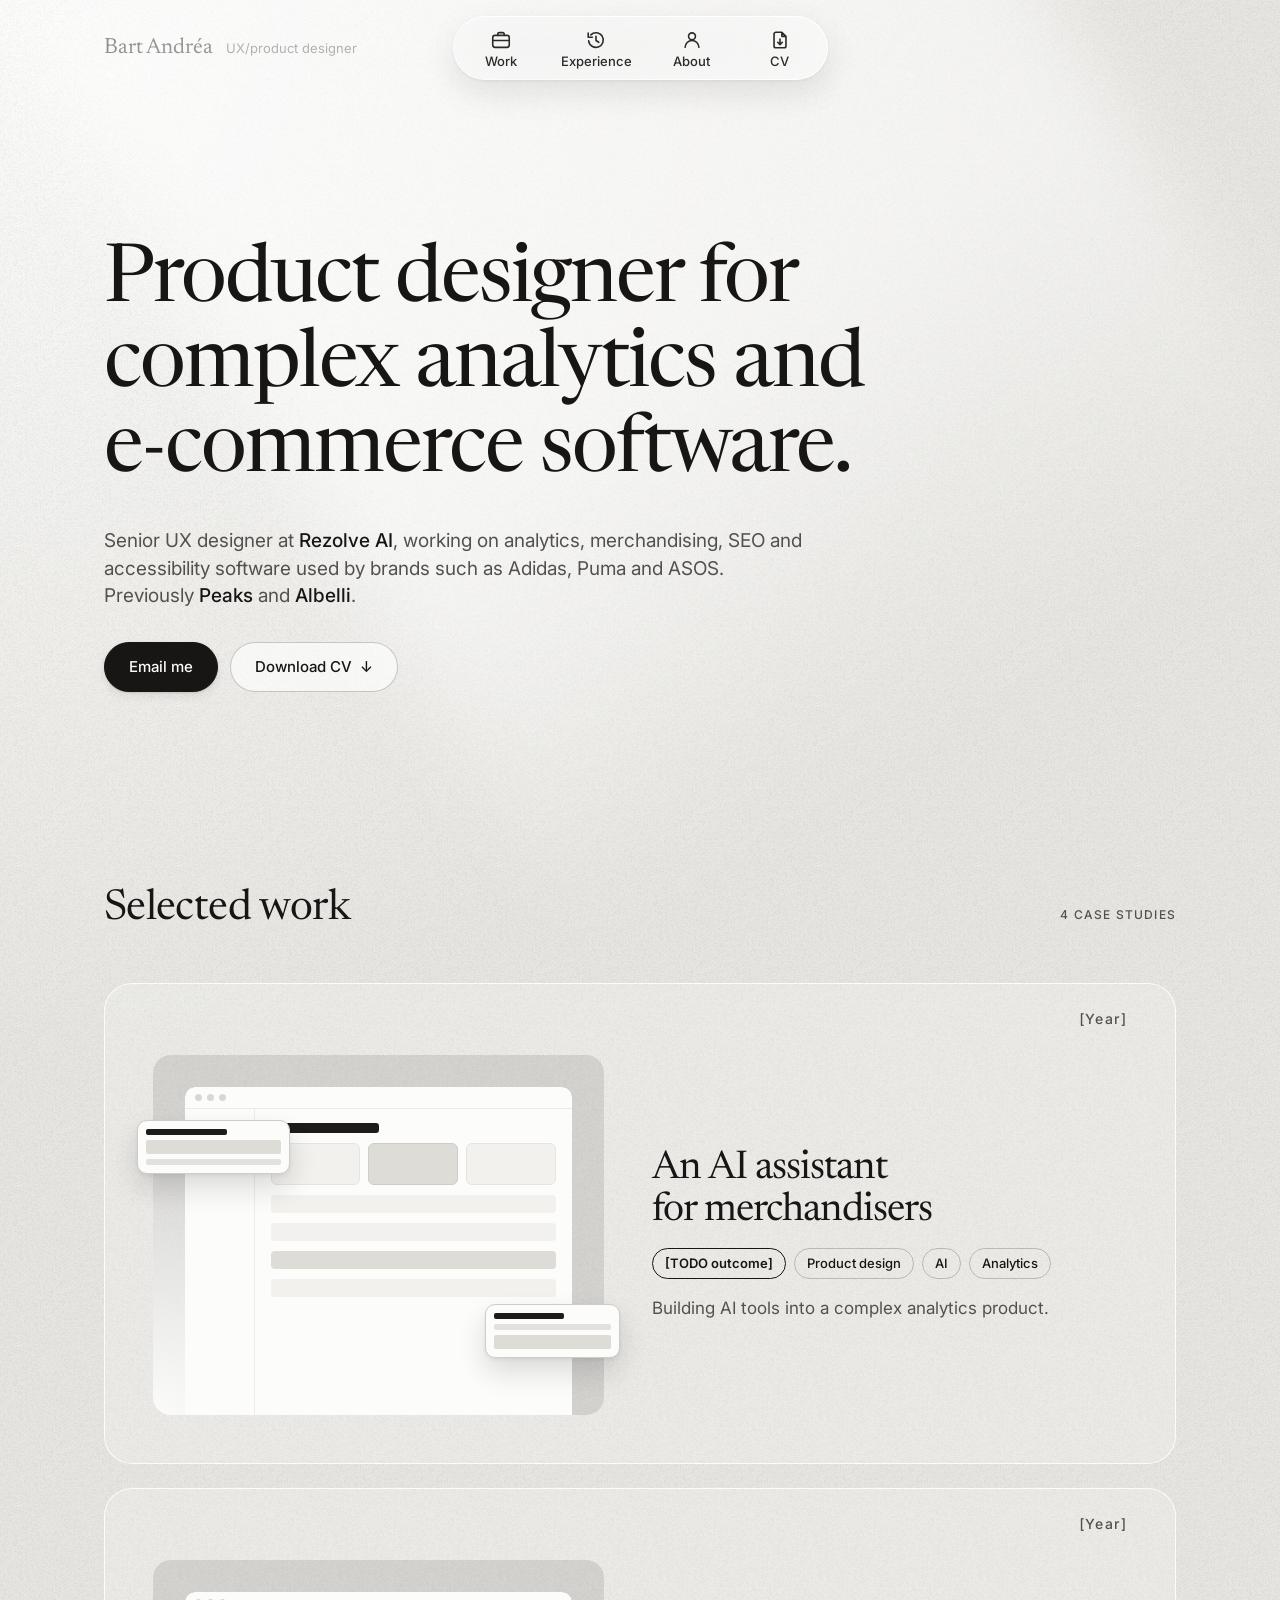
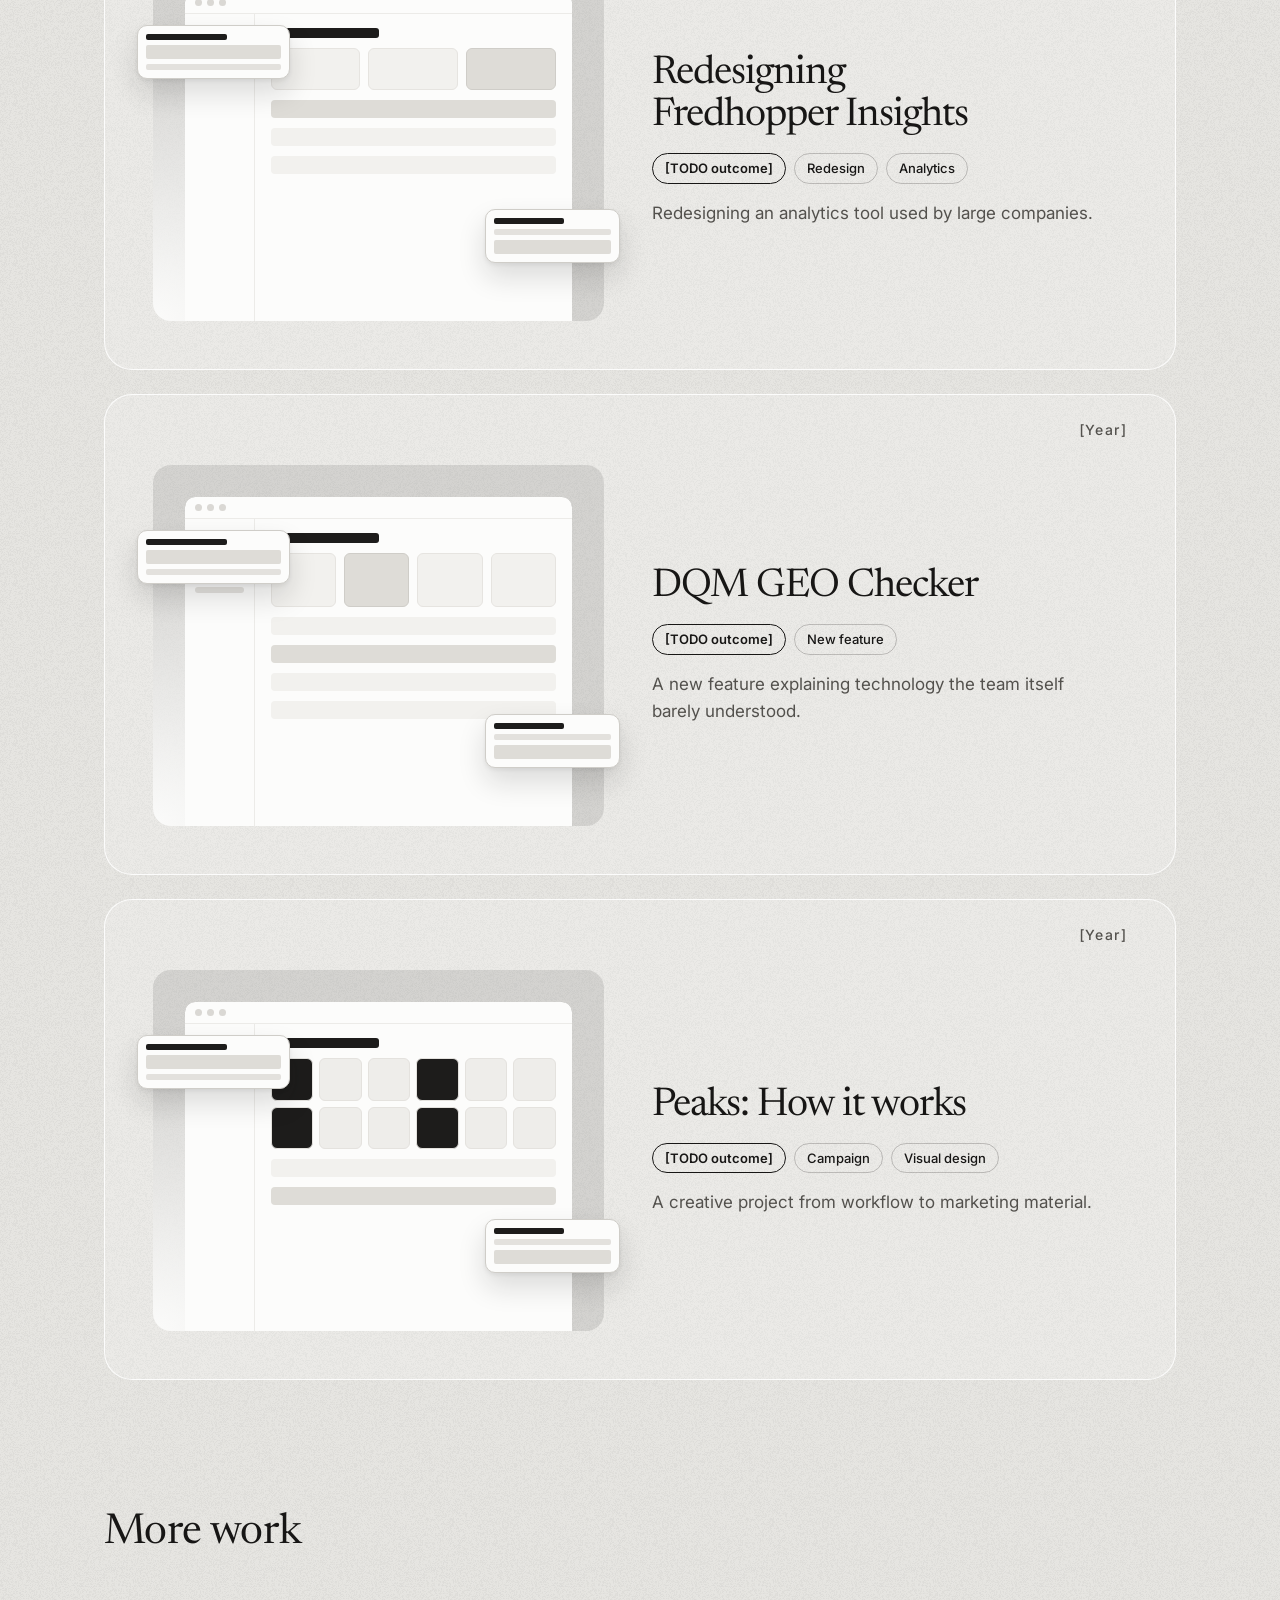
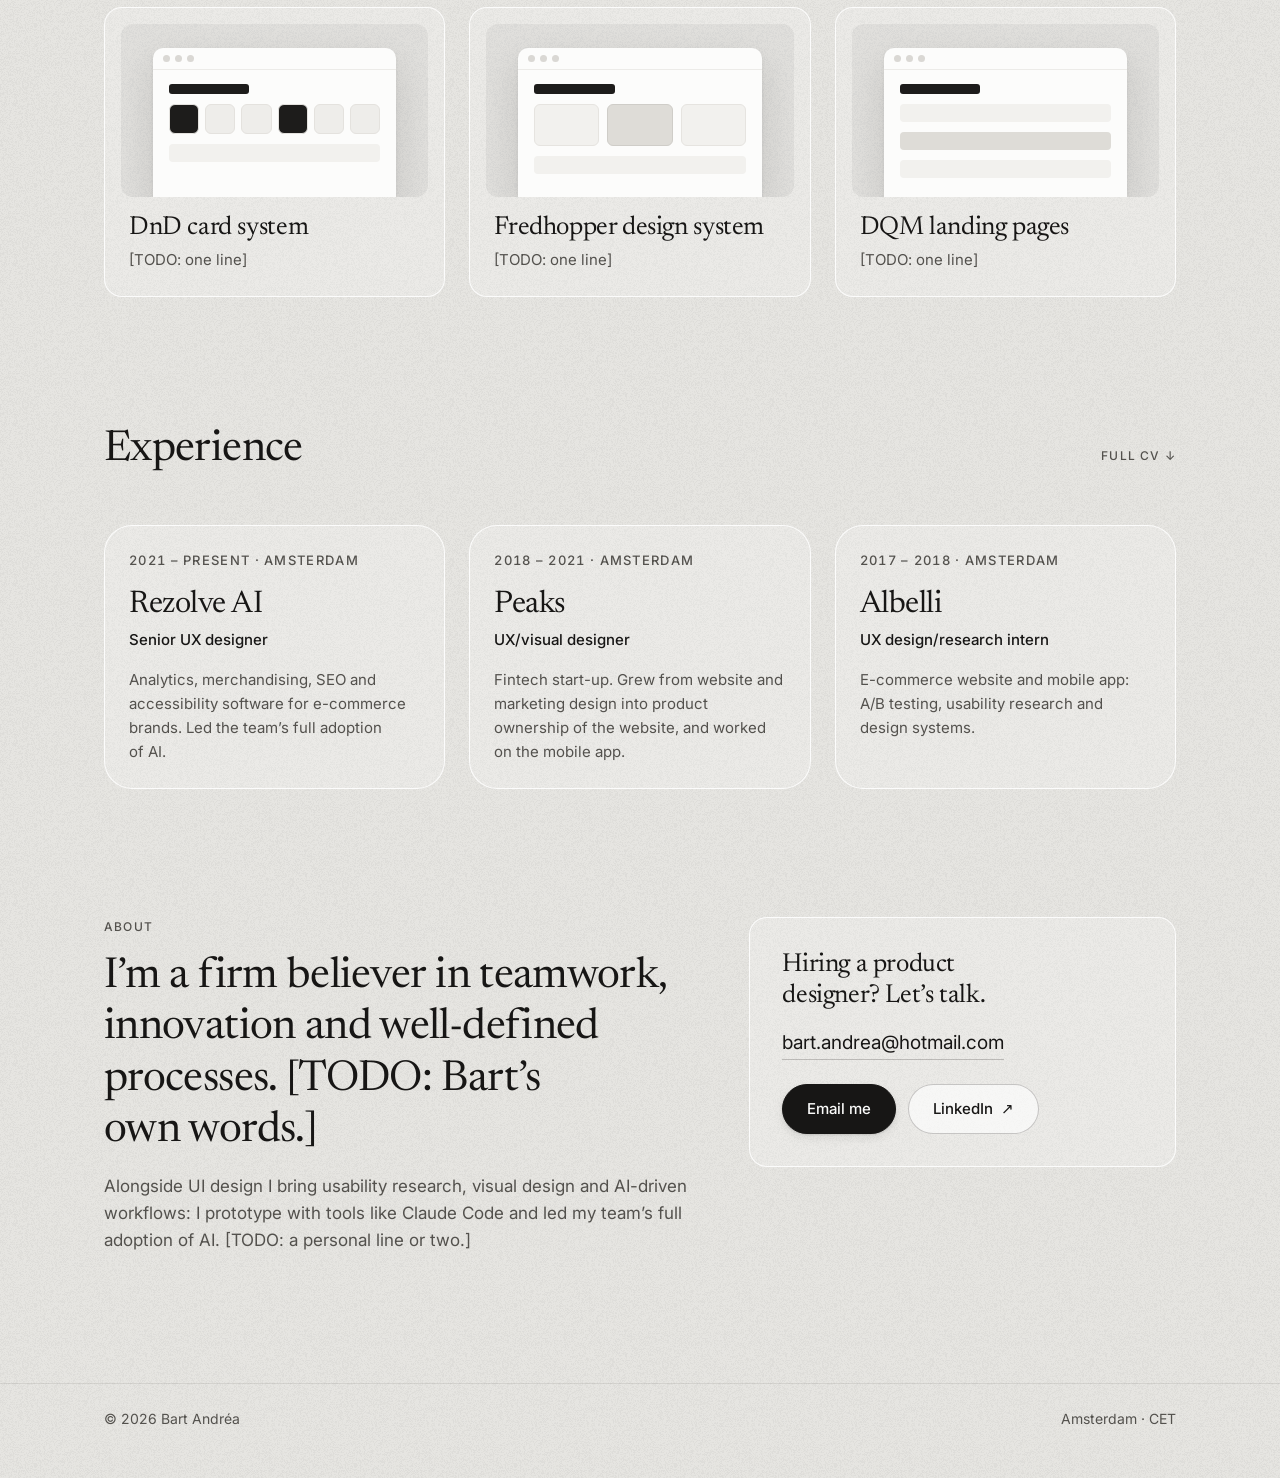
<file: index.html>
<!doctype html>
<html lang="en">
<head>
<meta charset="utf-8">
<meta name="viewport" content="width=device-width, initial-scale=1">
<title>Bart Andréa · UX/product designer</title>
<meta name="description" content="Bart Andréa is a senior UX designer in Amsterdam, designing analytics and e-commerce software at Rezolve AI.">
<link rel="canonical" href="https://bartandrea.nl/">
<meta property="og:url" content="https://bartandrea.nl/">
<meta name="color-scheme" content="light">
<meta name="theme-color" content="#E6E5E1">
<link rel="preload" href="/fonts/inter-latin-opsz-normal.woff2" as="font" type="font/woff2" crossorigin>
<link rel="preload" href="/fonts/newsreader-latin-opsz-normal.woff2" as="font" type="font/woff2" crossorigin>
<link rel="stylesheet" href="/css/tokens.css">
<link rel="stylesheet" href="/css/styles.css">
</head>
<body>

<a class="skip-link" href="#main">Skip to main content</a>

<!-- @partial header -->
<header class="site-header">
  <a aria-current="page" class="logo" href="/">Bart Andréa <span>UX/product designer</span></a>
  <nav class="tabbar" aria-label="Main">
    <a href="/#work">
      <svg viewBox="0 0 24 24" width="24" height="24" aria-hidden="true" focusable="false"><rect x="3" y="7" width="18" height="13" rx="2.5"/><path d="M8.5 7V5.5A1.5 1.5 0 0 1 10 4h4a1.5 1.5 0 0 1 1.5 1.5V7M3 12.5h18"/></svg>
      <span>Work</span>
    </a>
    <a href="/#experience">
      <svg viewBox="0 0 24 24" width="24" height="24" aria-hidden="true" focusable="false"><path d="M4 13a8 8 0 1 0 2.35-6.65M3.5 4.5V9H8M12 8v4.5l3 2"/></svg>
      <span>Experience</span>
    </a>
    <a href="/#about">
      <svg viewBox="0 0 24 24" width="24" height="24" aria-hidden="true" focusable="false"><circle cx="12" cy="8" r="3.75"/><path d="M4.5 20a7.5 7.5 0 0 1 15 0"/></svg>
      <span>About</span>
    </a>
    <a href="/cv.pdf">
      <svg viewBox="0 0 24 24" width="24" height="24" aria-hidden="true" focusable="false"><path d="M14 3.5H7.5a2 2 0 0 0-2 2v13a2 2 0 0 0 2 2h9a2 2 0 0 0 2-2V8zM14 3.5V8h4.5M12 11v6M9.5 14.5 12 17l2.5-2.5"/></svg>
      <span>CV</span>
    </a>
  </nav>
</header>
<!-- @end header -->

<main id="main" tabindex="-1">
  <div class="hero">
    <div class="wrap">
      <h1>Product designer for complex analytics and e-commerce software.</h1>
      <p class="who">Senior UX designer at <b>Rezolve AI</b>, working on analytics, merchandising, SEO and accessibility software used by brands such as Adidas, Puma and ASOS. Previously <b>Peaks</b> and <b>Albelli</b>.</p>
      <div class="ctas">
        <a class="btn" data-variant="primary" href="mailto:bart.andrea@hotmail.com">Email me</a>
        <a class="btn" href="/cv.pdf">Download CV <span aria-hidden="true">↓</span></a>
      </div>
    </div>
  </div>

  <div class="wrap">
    <section id="work" aria-labelledby="work-h">
      <div class="sec-head">
        <h2 id="work-h">Selected work</h2>
        <p class="label">4 case studies</p>
      </div>

      <ul class="cases" role="list">
        <li class="case">
          <div class="case-top"><span class="year">[Year]</span></div>
          <div class="shot" aria-hidden="true">
            <div class="frame"><div class="ui"><div class="chrome"><i></i><i></i><i></i></div><div class="body"><div class="side"><i></i><i class="on"></i><i></i><i></i></div><div class="main"><div class="h"></div><div class="kpis"><i></i><i class="hl"></i><i></i></div><div class="row"></div><div class="row"></div><div class="row hl"></div><div class="row"></div></div></div></div></div>
            <div class="callout c-a"><i class="d"></i><i class="a"></i><i></i></div>
            <div class="callout c-b"><i class="d"></i><i></i><i class="a"></i></div>
          </div>
          <div class="text">
            <h3><a href="/work/merchandiser-ai-assistant/">An AI assistant for merchandisers</a></h3>
            <ul class="tags" role="list"><li class="tag" data-variant="outcome">[TODO outcome]</li><li class="tag">Product design</li><li class="tag">AI</li><li class="tag">Analytics</li></ul>
            <p class="desc">Building AI tools into a complex analytics product.</p>
          </div>
        </li>

        <li class="case">
          <div class="case-top"><span class="year">[Year]</span></div>
          <div class="shot" aria-hidden="true">
            <div class="frame"><div class="ui"><div class="chrome"><i></i><i></i><i></i></div><div class="body"><div class="side"><i></i><i></i><i class="on"></i><i></i></div><div class="main"><div class="h"></div><div class="kpis"><i></i><i></i><i class="hl"></i></div><div class="row hl"></div><div class="row"></div><div class="row"></div></div></div></div></div>
            <div class="callout c-a"><i class="d"></i><i class="a"></i><i></i></div>
            <div class="callout c-b"><i class="d"></i><i></i><i class="a"></i></div>
          </div>
          <div class="text">
            <h3><a href="/work/fredhopper-insights/">Redesigning Fredhopper Insights</a></h3>
            <ul class="tags" role="list"><li class="tag" data-variant="outcome">[TODO outcome]</li><li class="tag">Redesign</li><li class="tag">Analytics</li></ul>
            <p class="desc">Redesigning an analytics tool used by large companies.</p>
          </div>
        </li>

        <li class="case">
          <div class="case-top"><span class="year">[Year]</span></div>
          <div class="shot" aria-hidden="true">
            <div class="frame"><div class="ui"><div class="chrome"><i></i><i></i><i></i></div><div class="body"><div class="side"><i class="on"></i><i></i><i></i><i></i><i></i></div><div class="main"><div class="h"></div><div class="flow"><i></i><i class="hl"></i><i></i><i></i></div><div class="row"></div><div class="row hl"></div><div class="row"></div><div class="row"></div></div></div></div></div>
            <div class="callout c-a"><i class="d"></i><i class="a"></i><i></i></div>
            <div class="callout c-b"><i class="d"></i><i></i><i class="a"></i></div>
          </div>
          <div class="text">
            <h3><a href="/work/dqm-geo-checker/">DQM GEO Checker</a></h3>
            <ul class="tags" role="list"><li class="tag" data-variant="outcome">[TODO outcome]</li><li class="tag">New feature</li></ul>
            <p class="desc">A new feature explaining technology the team itself barely understood.</p>
          </div>
        </li>

        <li class="case">
          <div class="case-top"><span class="year">[Year]</span></div>
          <div class="shot" aria-hidden="true">
            <div class="frame"><div class="ui"><div class="chrome"><i></i><i></i><i></i></div><div class="body"><div class="side"><i></i><i class="on"></i><i></i><i></i></div><div class="main"><div class="h"></div><div class="swatches"><i></i><i></i><i></i><i></i><i></i><i></i><i></i><i></i><i></i><i></i><i></i><i></i></div><div class="row"></div><div class="row hl"></div></div></div></div></div>
            <div class="callout c-a"><i class="d"></i><i class="a"></i><i></i></div>
            <div class="callout c-b"><i class="d"></i><i></i><i class="a"></i></div>
          </div>
          <div class="text">
            <h3><a href="/work/peaks-how-it-works/">Peaks: How it works</a></h3>
            <ul class="tags" role="list"><li class="tag" data-variant="outcome">[TODO outcome]</li><li class="tag">Campaign</li><li class="tag">Visual design</li></ul>
            <p class="desc">A creative project from workflow to marketing material.</p>
          </div>
        </li>
      </ul>
    </section>

    <section aria-labelledby="more-h">
      <div class="sec-head">
        <h2 id="more-h">More work</h2>
      </div>
      <ul class="grid" role="list">
        <li class="card">
          <div class="mini-shot" aria-hidden="true"><div class="ui"><div class="chrome"><i></i><i></i><i></i></div><div class="main"><div class="h"></div><div class="swatches"><i></i><i></i><i></i><i></i><i></i><i></i></div><div class="row"></div></div></div></div>
          <h3><a href="/work/dnd-card-system/">DnD card system</a></h3>
          <p>[TODO: one line]</p>
        </li>
        <li class="card">
          <div class="mini-shot" aria-hidden="true"><div class="ui"><div class="chrome"><i></i><i></i><i></i></div><div class="main"><div class="h"></div><div class="kpis"><i></i><i class="hl"></i><i></i></div><div class="row"></div></div></div></div>
          <h3><a href="/work/fredhopper-design-system/">Fredhopper design system</a></h3>
          <p>[TODO: one line]</p>
        </li>
        <li class="card">
          <div class="mini-shot" aria-hidden="true"><div class="ui"><div class="chrome"><i></i><i></i><i></i></div><div class="main"><div class="h"></div><div class="row"></div><div class="row hl"></div><div class="row"></div></div></div></div>
          <h3><a href="/work/dqm-landing-pages/">DQM landing pages</a></h3>
          <p>[TODO: one line]</p>
        </li>
      </ul>
    </section>

    <section id="experience" aria-labelledby="xp-h">
      <div class="sec-head">
        <h2 id="xp-h">Experience</h2>
        <a class="label" href="/cv.pdf">Full CV <span aria-hidden="true">↓</span></a>
      </div>
      <!-- Three most recent roles; Duotone (2014–2017) lives in the full CV. -->
      <ul class="xp-grid" role="list">
        <li class="xp">
          <p class="xp-years"><time datetime="2021">2021</time> – present · Amsterdam</p>
          <h3 class="co">Rezolve AI</h3>
          <p class="role">Senior UX designer</p>
          <p class="xp-desc">Analytics, merchandising, SEO and accessibility software for e-commerce brands. Led the team’s full adoption of AI.</p>
        </li>
        <li class="xp">
          <p class="xp-years"><time datetime="2018">2018</time> – <time datetime="2021">2021</time> · Amsterdam</p>
          <h3 class="co">Peaks</h3>
          <p class="role">UX/visual designer</p>
          <p class="xp-desc">Fintech start-up. Grew from website and marketing design into product ownership of the website, and worked on the mobile app.</p>
        </li>
        <li class="xp">
          <p class="xp-years"><time datetime="2017">2017</time> – <time datetime="2018">2018</time> · Amsterdam</p>
          <h3 class="co">Albelli</h3>
          <p class="role">UX design/research intern</p>
          <p class="xp-desc">E-commerce website and mobile app: A/B testing, usability research and design systems.</p>
        </li>
      </ul>
    </section>

    <section id="about" aria-labelledby="about-h">
      <div class="closing">
        <div class="about">
          <h2 id="about-h" class="label">About</h2>
          <p class="lead">I’m a firm believer in teamwork, innovation and well-defined processes. [TODO: Bart’s own words.]</p>
          <p>Alongside UI design I bring usability research, visual design and AI-driven workflows: I prototype with tools like Claude Code and led my team’s full adoption of AI. [TODO: a personal line or two.]</p>
        </div>
        <div class="contact-card" id="contact">
          <h3>Hiring a product designer? Let’s talk.</h3>
          <a class="mail" href="mailto:bart.andrea@hotmail.com">bart.andrea@hotmail.com</a>
          <div class="ctas"><a class="btn" data-variant="primary" href="mailto:bart.andrea@hotmail.com">Email me</a><a class="btn" href="https://www.linkedin.com/in/bart-andr%C3%A9a-53363393/">LinkedIn <span aria-hidden="true">↗</span></a></div>
        </div>
      </div>
    </section>
  </div>
</main>

<!-- @partial footer -->
<footer class="site-footer">
  <div class="wrap"><p>© 2026 Bart Andréa</p><p>Amsterdam · CET</p></div>
</footer>
<!-- @end footer -->
</body>
</html>
</file>
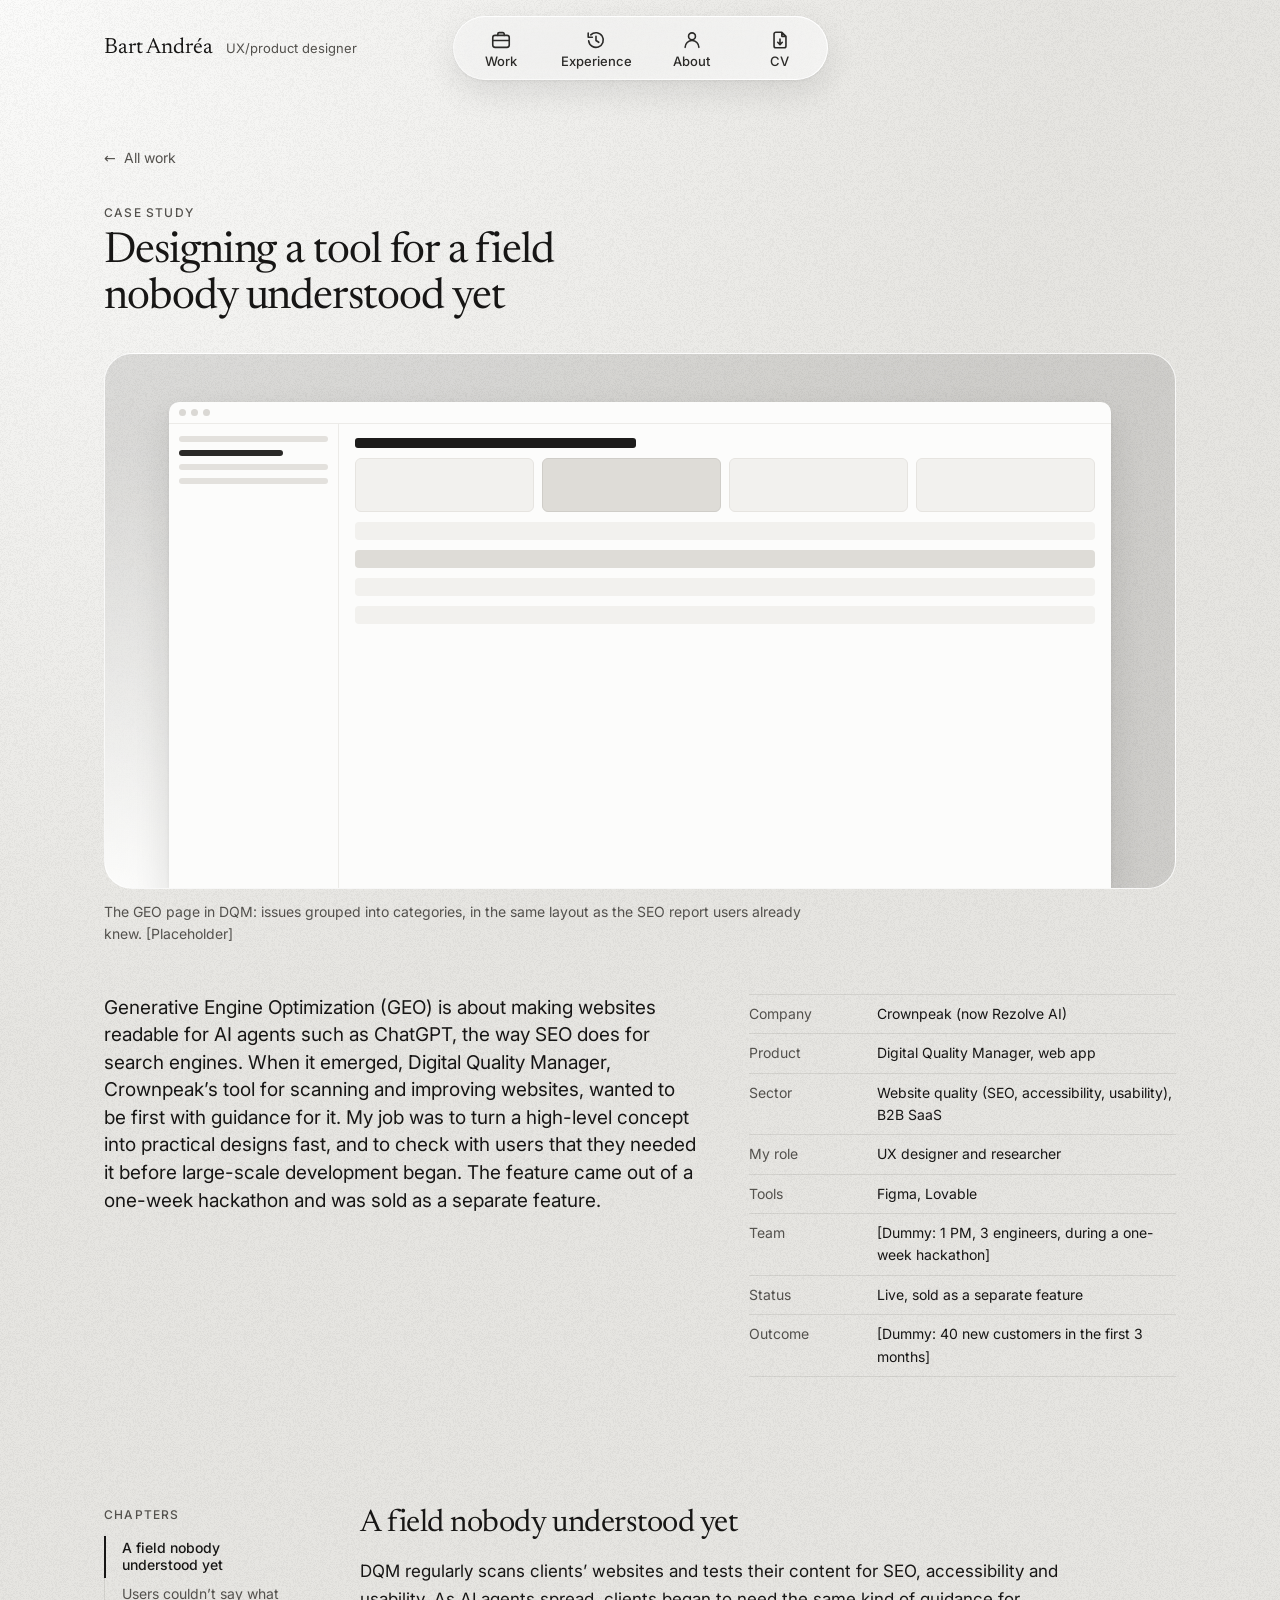
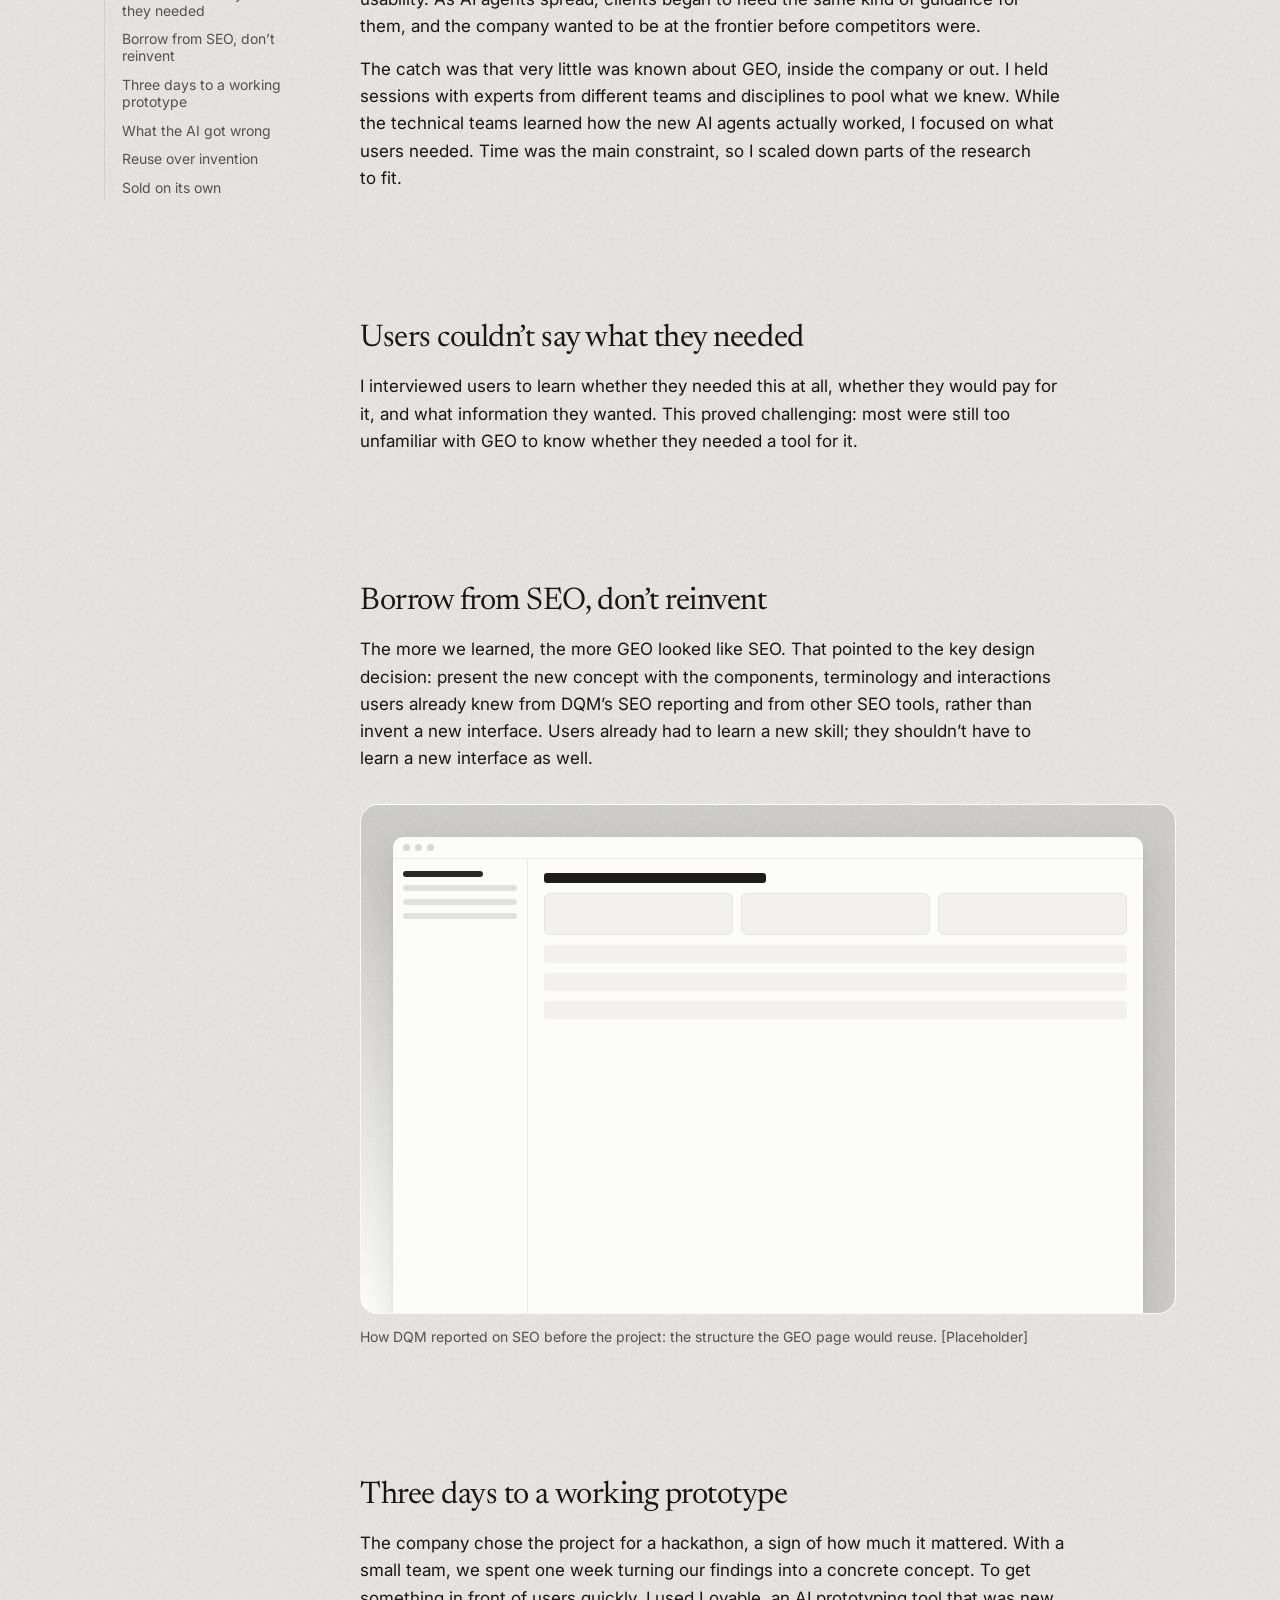
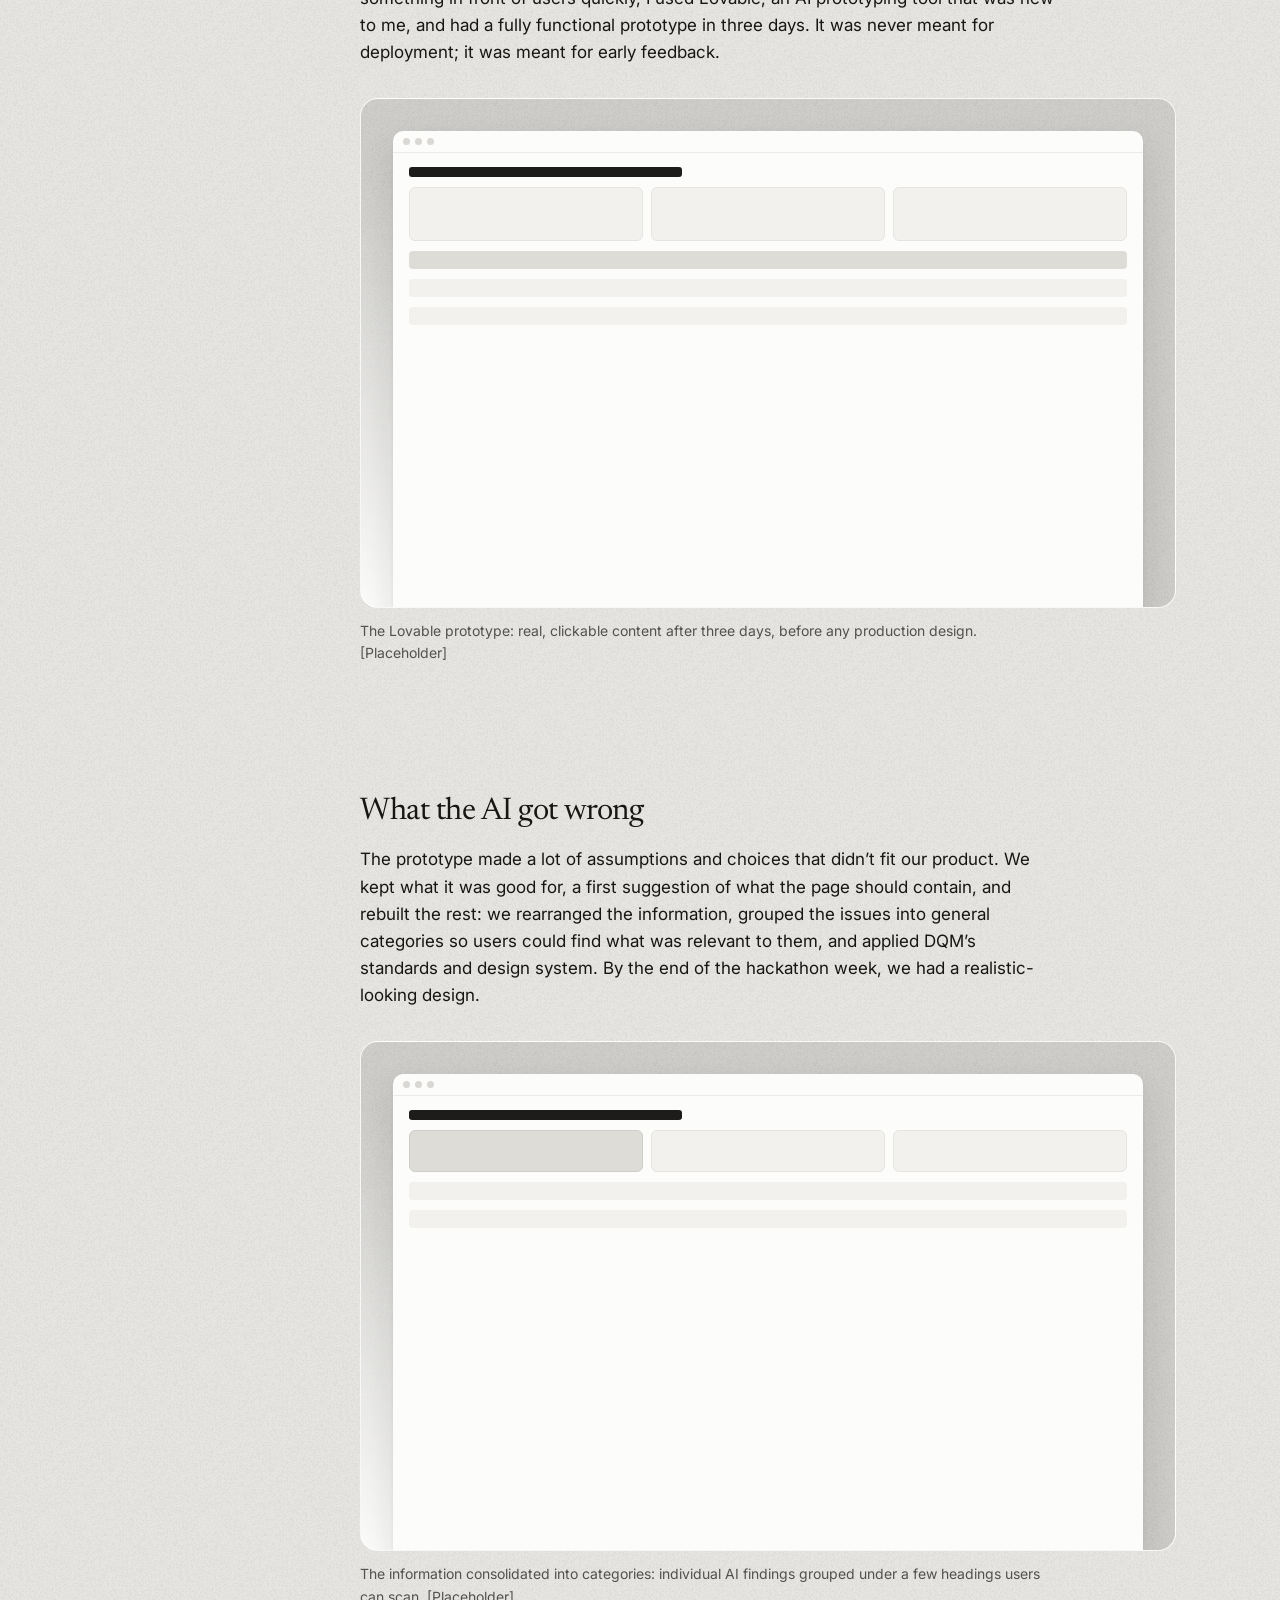
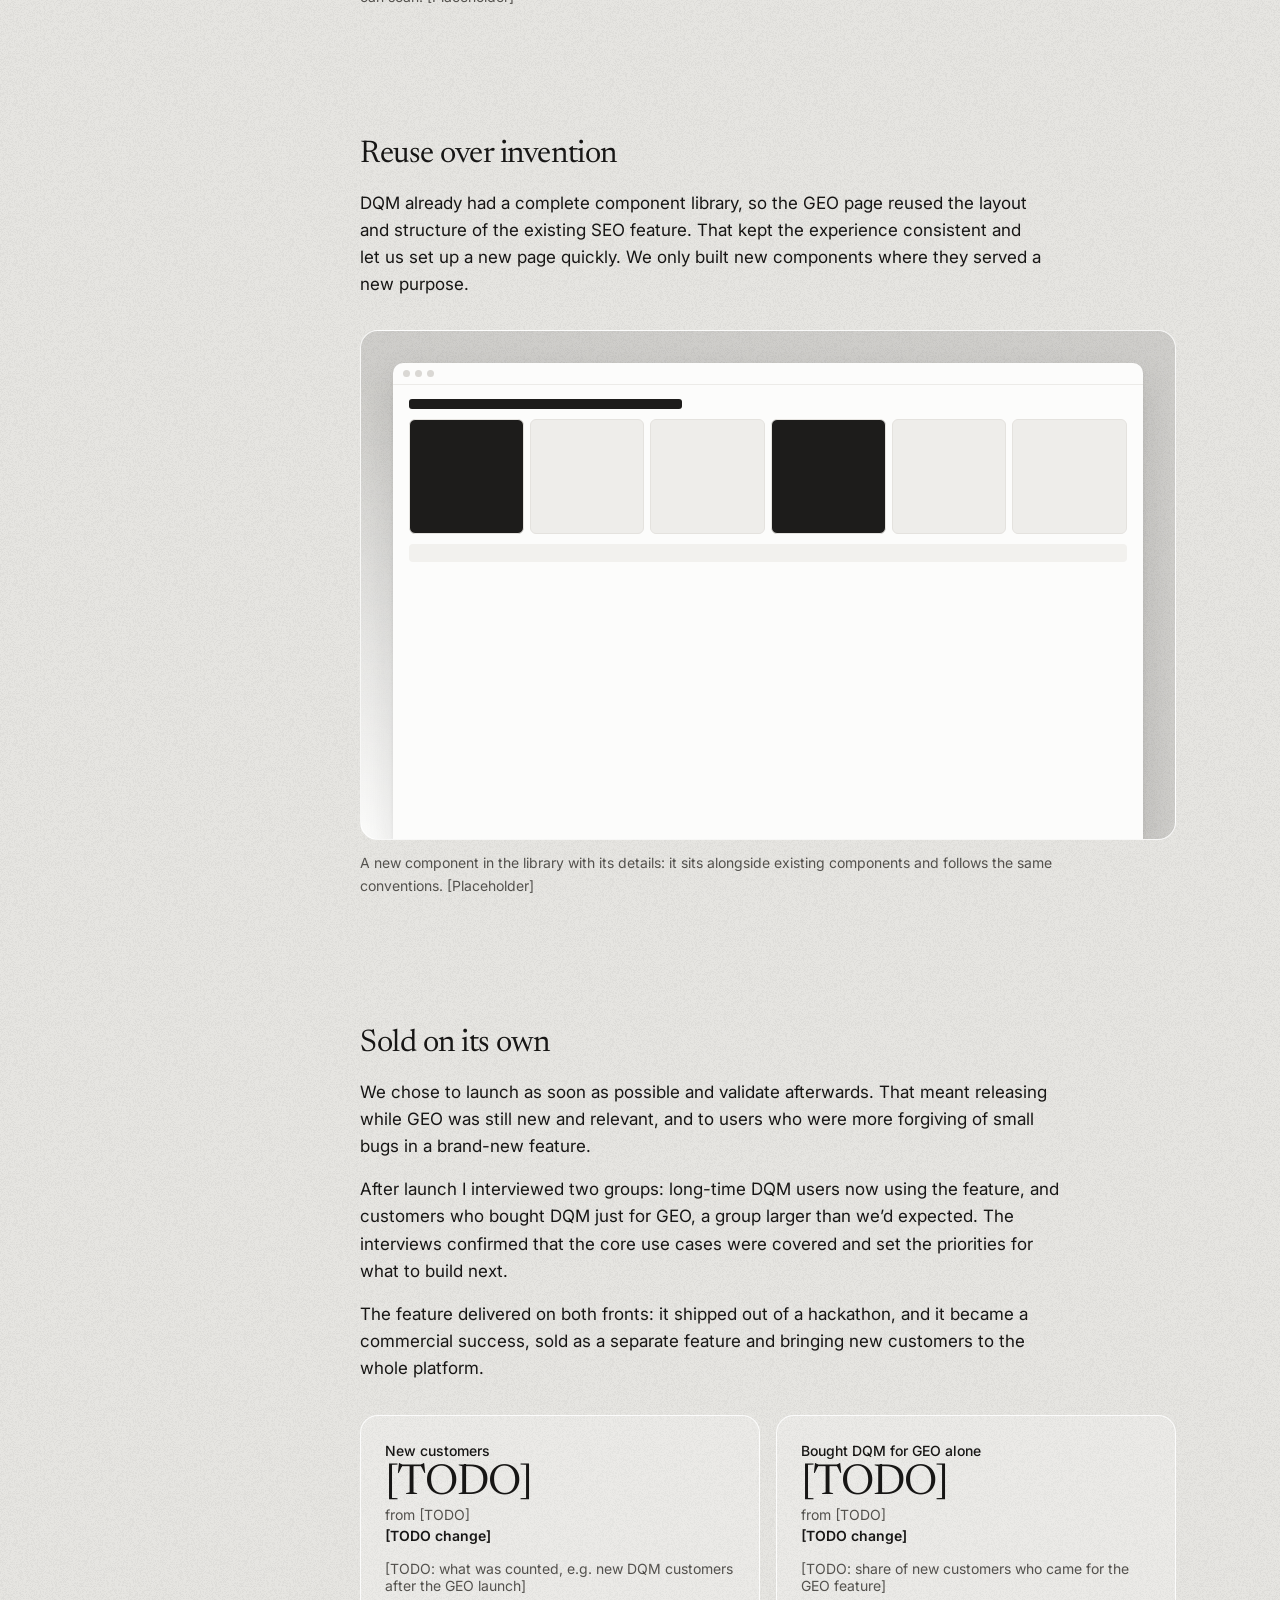
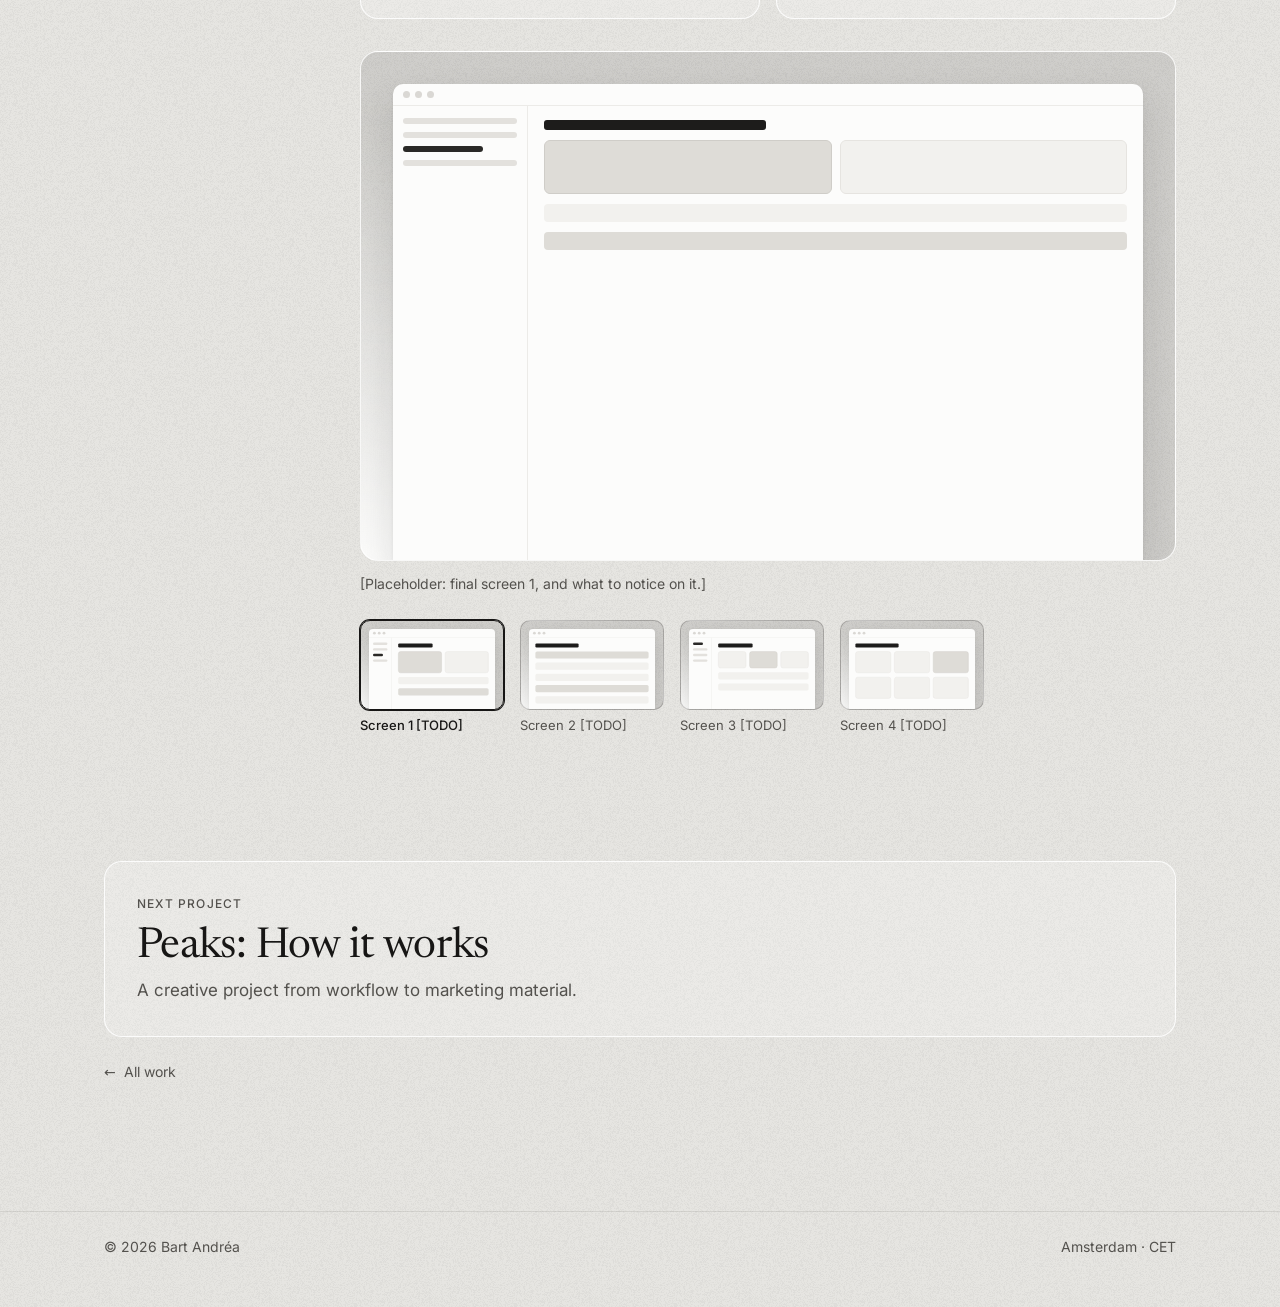
<file: work/dqm-geo-checker/index.html>
<!doctype html>
<html lang="en">
<head>
<meta charset="utf-8">
<meta name="viewport" content="width=device-width, initial-scale=1">
<title>DQM GEO Checker · Bart Andréa</title>
<meta name="description" content="Designing Generative Engine Optimization guidance for Digital Quality Manager: an AI prototype in three days, rebuilt in the design system, sold as a separate feature.">
<link rel="canonical" href="https://bartandrea.nl/work/dqm-geo-checker/">
<meta property="og:type" content="article">
<meta property="og:url" content="https://bartandrea.nl/work/dqm-geo-checker/">
<meta property="og:title" content="Designing a tool for a field nobody understood yet">
<meta name="color-scheme" content="light">
<meta name="theme-color" content="#E6E5E1">
<link rel="preload" href="/fonts/inter-latin-opsz-normal.woff2" as="font" type="font/woff2" crossorigin>
<link rel="preload" href="/fonts/newsreader-latin-opsz-normal.woff2" as="font" type="font/woff2" crossorigin>
<link rel="stylesheet" href="/css/tokens.css">
<link rel="stylesheet" href="/css/styles.css">
<script src="/js/case-nav.js" defer></script>
<script src="/js/zoom.js" defer></script>
</head>
<body>

<a class="skip-link" href="#main">Skip to main content</a>

<!-- @partial header -->
<header class="site-header">
  <a class="logo" href="/">Bart Andréa <span>UX/product designer</span></a>
  <nav class="tabbar" aria-label="Main">
    <a href="/#work">
      <svg viewBox="0 0 24 24" width="24" height="24" aria-hidden="true" focusable="false"><rect x="3" y="7" width="18" height="13" rx="2.5"/><path d="M8.5 7V5.5A1.5 1.5 0 0 1 10 4h4a1.5 1.5 0 0 1 1.5 1.5V7M3 12.5h18"/></svg>
      <span>Work</span>
    </a>
    <a href="/#experience">
      <svg viewBox="0 0 24 24" width="24" height="24" aria-hidden="true" focusable="false"><path d="M4 13a8 8 0 1 0 2.35-6.65M3.5 4.5V9H8M12 8v4.5l3 2"/></svg>
      <span>Experience</span>
    </a>
    <a href="/#about">
      <svg viewBox="0 0 24 24" width="24" height="24" aria-hidden="true" focusable="false"><circle cx="12" cy="8" r="3.75"/><path d="M4.5 20a7.5 7.5 0 0 1 15 0"/></svg>
      <span>About</span>
    </a>
    <a href="/cv.pdf">
      <svg viewBox="0 0 24 24" width="24" height="24" aria-hidden="true" focusable="false"><path d="M14 3.5H7.5a2 2 0 0 0-2 2v13a2 2 0 0 0 2 2h9a2 2 0 0 0 2-2V8zM14 3.5V8h4.5M12 11v6M9.5 14.5 12 17l2.5-2.5"/></svg>
      <span>CV</span>
    </a>
  </nav>
</header>
<!-- @end header -->

<main id="main" tabindex="-1">
  <!-- Draft v1 from 3. Cases/dqm-geo-checker.md (not yet approved). Images are placeholders; [Dummy: …] is placeholder data. -->
  <article class="case-study">
    <header class="case-intro wrap">
      <a class="back-link" href="/#work"><span aria-hidden="true">←</span> All work</a>
      <p class="label">Case study</p>
      <h1>Designing a tool for a field nobody understood yet</h1>
      <figure class="case-hero">
        <div class="case-shot case-shot--hero" aria-hidden="true">
          <div class="ui"><div class="chrome"><i></i><i></i><i></i></div><div class="body"><div class="side"><i></i><i class="on"></i><i></i><i></i></div><div class="main"><div class="h"></div><div class="flow"><i></i><i class="hl"></i><i></i><i></i></div><div class="row"></div><div class="row hl"></div><div class="row"></div><div class="row"></div></div></div></div>
        </div>
        <figcaption>The GEO page in DQM: issues grouped into categories, in the same layout as the SEO report users already knew. [Placeholder]</figcaption>
      </figure>
      <div class="case-summary">
        <p class="case-lead">Generative Engine Optimization (GEO) is about making websites readable for AI agents such as ChatGPT, the way SEO does for search engines. When it emerged, Digital Quality Manager, Crownpeak’s tool for scanning and improving websites, wanted to be first with guidance for it. My job was to turn a high-level concept into practical designs fast, and to check with users that they needed it before large-scale development began. The feature came out of a one-week hackathon and was sold as a separate feature.</p>
        <dl class="case-meta">
          <div><dt>Company</dt><dd>Crownpeak (now Rezolve AI)</dd></div>
          <div><dt>Product</dt><dd>Digital Quality Manager, web app</dd></div>
          <div><dt>Sector</dt><dd>Website quality (SEO, accessibility, usability), B2B SaaS</dd></div>
          <div><dt>My role</dt><dd>UX designer and researcher</dd></div>
          <div><dt>Tools</dt><dd>Figma, Lovable</dd></div>
          <div><dt>Team</dt><dd>[Dummy: 1 PM, 3 engineers, during a one-week hackathon]</dd></div>
          <div><dt>Status</dt><dd>Live, sold as a separate feature</dd></div>
          <div><dt>Outcome</dt><dd>[Dummy: 40 new customers in the first 3 months]</dd></div>
        </dl>
      </div>
    </header>

    <div class="case-body wrap">
      <nav class="chapters" aria-label="Chapters">
        <p class="label chapters-title">Chapters</p>
        <ul role="list">
          <li><a href="#field">A field nobody understood yet</a></li>
          <li><a href="#needs">Users couldn’t say what they needed</a></li>
          <li><a href="#seo">Borrow from SEO, don’t reinvent</a></li>
          <li><a href="#prototype">Three days to a working prototype</a></li>
          <li><a href="#ai">What the AI got wrong</a></li>
          <li><a href="#reuse">Reuse over invention</a></li>
          <li><a href="#outcome">Sold on its own</a></li>
        </ul>
      </nav>

      <div class="case-content">
        <section class="chapter" id="field" aria-labelledby="field-h">
          <h2 id="field-h">A field nobody understood yet</h2>
          <p>DQM regularly scans clients’ websites and tests their content for SEO, accessibility and usability. As AI agents spread, clients began to need the same kind of guidance for them, and the company wanted to be at the frontier before competitors were.</p>
          <p>The catch was that very little was known about GEO, inside the company or out. I held sessions with experts from different teams and disciplines to pool what we knew. While the technical teams learned how the new AI agents actually worked, I focused on what users needed. Time was the main constraint, so I scaled down parts of the research to fit.</p>
        </section>

        <section class="chapter" id="needs" aria-labelledby="needs-h">
          <h2 id="needs-h">Users couldn’t say what they needed</h2>
          <p>I interviewed users to learn whether they needed this at all, whether they would pay for it, and what information they wanted. This proved challenging: most were still too unfamiliar with GEO to know whether they needed a tool for it.</p>
        </section>

        <section class="chapter" id="seo" aria-labelledby="seo-h">
          <h2 id="seo-h">Borrow from SEO, don’t reinvent</h2>
          <p>The more we learned, the more GEO looked like SEO. That pointed to the key design decision: present the new concept with the components, terminology and interactions users already knew from DQM’s SEO reporting and from other SEO tools, rather than invent a new interface. Users already had to learn a new skill; they shouldn’t have to learn a new interface as well.</p>
          <figure>
            <div class="case-shot" aria-hidden="true">
              <div class="ui"><div class="chrome"><i></i><i></i><i></i></div><div class="body"><div class="side"><i class="on"></i><i></i><i></i><i></i></div><div class="main"><div class="h"></div><div class="kpis"><i></i><i></i><i></i></div><div class="row"></div><div class="row"></div><div class="row"></div></div></div></div>
            </div>
            <figcaption>How DQM reported on SEO before the project: the structure the GEO page would reuse. [Placeholder]</figcaption>
          </figure>
        </section>

        <section class="chapter" id="prototype" aria-labelledby="prototype-h">
          <h2 id="prototype-h">Three days to a working prototype</h2>
          <p>The company chose the project for a hackathon, a sign of how much it mattered. With a small team, we spent one week turning our findings into a concrete concept. To get something in front of users quickly, I used Lovable, an AI prototyping tool that was new to me, and had a fully functional prototype in three days. It was never meant for deployment; it was meant for early feedback.</p>
          <figure>
            <div class="case-shot" aria-hidden="true">
              <div class="ui"><div class="chrome"><i></i><i></i><i></i></div><div class="main"><div class="h"></div><div class="flow"><i></i><i></i><i></i></div><div class="row hl"></div><div class="row"></div><div class="row"></div></div></div>
            </div>
            <figcaption>The Lovable prototype: real, clickable content after three days, before any production design. [Placeholder]</figcaption>
          </figure>
        </section>

        <section class="chapter" id="ai" aria-labelledby="ai-h">
          <h2 id="ai-h">What the AI got wrong</h2>
          <p>The prototype made a lot of assumptions and choices that didn’t fit our product. We kept what it was good for, a first suggestion of what the page should contain, and rebuilt the rest: we rearranged the information, grouped the issues into general categories so users could find what was relevant to them, and applied DQM’s standards and design system. By the end of the hackathon week, we had a realistic-looking design.</p>
          <figure>
            <div class="case-shot" aria-hidden="true">
              <div class="ui"><div class="chrome"><i></i><i></i><i></i></div><div class="main"><div class="h"></div><div class="kpis"><i class="hl"></i><i></i><i></i></div><div class="row"></div><div class="row"></div></div></div>
            </div>
            <figcaption>The information consolidated into categories: individual AI findings grouped under a few headings users can scan. [Placeholder]</figcaption>
          </figure>
        </section>

        <section class="chapter" id="reuse" aria-labelledby="reuse-h">
          <h2 id="reuse-h">Reuse over invention</h2>
          <p>DQM already had a complete component library, so the GEO page reused the layout and structure of the existing SEO feature. That kept the experience consistent and let us set up a new page quickly. We only built new components where they served a new purpose.</p>
          <figure>
            <div class="case-shot" aria-hidden="true">
              <div class="ui"><div class="chrome"><i></i><i></i><i></i></div><div class="main"><div class="h"></div><div class="swatches"><i></i><i></i><i></i><i></i><i></i><i></i></div><div class="row"></div></div></div>
            </div>
            <figcaption>A new component in the library with its details: it sits alongside existing components and follows the same conventions. [Placeholder]</figcaption>
          </figure>
        </section>

        <section class="chapter" id="outcome" aria-labelledby="outcome-h">
          <h2 id="outcome-h">Sold on its own</h2>
          <p>We chose to launch as soon as possible and validate afterwards. That meant releasing while GEO was still new and relevant, and to users who were more forgiving of small bugs in a brand-new feature.</p>
          <p>After launch I interviewed two groups: long-time DQM users now using the feature, and customers who bought DQM just for GEO, a group larger than we’d expected. The interviews confirmed that the core use cases were covered and set the priorities for what to build next.</p>
          <p>The feature delivered on both fronts: it shipped out of a hackathon, and it became a commercial success, sold as a separate feature and bringing new customers to the whole platform.</p>
          <dl class="metrics">
            <div class="metric">
              <dt>New customers</dt>
              <dd class="metric-value">[TODO]</dd>
              <dd class="metric-change"><span class="metric-from">from [TODO]</span> <span class="metric-delta">[TODO change]</span></dd>
              <dd class="metric-what">[TODO: what was counted, e.g. new DQM customers after the GEO launch]</dd>
            </div>
            <div class="metric">
              <dt>Bought DQM for GEO alone</dt>
              <dd class="metric-value">[TODO]</dd>
              <dd class="metric-change"><span class="metric-from">from [TODO]</span> <span class="metric-delta">[TODO change]</span></dd>
              <dd class="metric-what">[TODO: share of new customers who came for the GEO feature]</dd>
            </div>
          </dl>
          <div class="screens">
            <div class="screens-stage">
              <figure id="final-screen-1">
                <div class="case-shot" aria-hidden="true">
                  <div class="ui"><div class="chrome"><i></i><i></i><i></i></div><div class="body"><div class="side"><i></i><i></i><i class="on"></i><i></i></div><div class="main"><div class="h"></div><div class="flow"><i class="hl"></i><i></i></div><div class="row"></div><div class="row hl"></div></div></div></div>
                </div>
                <figcaption>[Placeholder: final screen 1, and what to notice on it.]</figcaption>
              </figure>
              <figure id="final-screen-2">
                <div class="case-shot" aria-hidden="true">
                  <div class="ui"><div class="chrome"><i></i><i></i><i></i></div><div class="main"><div class="h"></div><div class="row hl"></div><div class="row"></div><div class="row"></div><div class="row hl"></div><div class="row"></div></div></div>
                </div>
                <figcaption>[Placeholder: final screen 2, and what to notice on it.]</figcaption>
              </figure>
              <figure id="final-screen-3">
                <div class="case-shot" aria-hidden="true">
                  <div class="ui"><div class="chrome"><i></i><i></i><i></i></div><div class="body"><div class="side"><i class="on"></i><i></i><i></i><i></i></div><div class="main"><div class="h"></div><div class="kpis"><i></i><i class="hl"></i><i></i></div><div class="row"></div><div class="row"></div></div></div></div>
                </div>
                <figcaption>[Placeholder: final screen 3, and what to notice on it.]</figcaption>
              </figure>
              <figure id="final-screen-4">
                <div class="case-shot" aria-hidden="true">
                  <div class="ui"><div class="chrome"><i></i><i></i><i></i></div><div class="main"><div class="h"></div><div class="flow"><i></i><i></i><i class="hl"></i></div><div class="flow"><i></i><i></i><i></i></div></div></div>
                </div>
                <figcaption>[Placeholder: final screen 4, and what to notice on it.]</figcaption>
              </figure>
            </div>
            <fieldset class="screens-thumbs">
              <legend class="visually-hidden">Show a final screen</legend>
              <input class="visually-hidden" type="radio" name="final-screens" id="final-screen-1-pick" checked>
              <label for="final-screen-1-pick">
                <span class="screens-thumb" aria-hidden="true"><span class="ui"><span class="chrome"><i></i><i></i><i></i></span><span class="body"><span class="side"><i></i><i></i><i class="on"></i><i></i></span><span class="main"><span class="h"></span><span class="flow"><i class="hl"></i><i></i></span><span class="row"></span><span class="row hl"></span></span></span></span></span>
                <span class="screens-name">Screen 1 [TODO]</span>
              </label>
              <input class="visually-hidden" type="radio" name="final-screens" id="final-screen-2-pick">
              <label for="final-screen-2-pick">
                <span class="screens-thumb" aria-hidden="true"><span class="ui"><span class="chrome"><i></i><i></i><i></i></span><span class="main"><span class="h"></span><span class="row hl"></span><span class="row"></span><span class="row"></span><span class="row hl"></span><span class="row"></span></span></span></span>
                <span class="screens-name">Screen 2 [TODO]</span>
              </label>
              <input class="visually-hidden" type="radio" name="final-screens" id="final-screen-3-pick">
              <label for="final-screen-3-pick">
                <span class="screens-thumb" aria-hidden="true"><span class="ui"><span class="chrome"><i></i><i></i><i></i></span><span class="body"><span class="side"><i class="on"></i><i></i><i></i><i></i></span><span class="main"><span class="h"></span><span class="kpis"><i></i><i class="hl"></i><i></i></span><span class="row"></span><span class="row"></span></span></span></span></span>
                <span class="screens-name">Screen 3 [TODO]</span>
              </label>
              <input class="visually-hidden" type="radio" name="final-screens" id="final-screen-4-pick">
              <label for="final-screen-4-pick">
                <span class="screens-thumb" aria-hidden="true"><span class="ui"><span class="chrome"><i></i><i></i><i></i></span><span class="main"><span class="h"></span><span class="flow"><i></i><i></i><i class="hl"></i></span><span class="flow"><i></i><i></i><i></i></span></span></span></span>
                <span class="screens-name">Screen 4 [TODO]</span>
              </label>
            </fieldset>
          </div>
        </section>
      </div>
    </div>

    <footer class="case-end wrap">
      <div class="next-card">
        <p class="label">Next project</p>
        <h2><a href="/work/peaks-how-it-works/">Peaks: How it works</a></h2>
        <p>A creative project from workflow to marketing material.</p>
      </div>
      <a class="back-link" href="/#work"><span aria-hidden="true">←</span> All work</a>
    </footer>
  </article>
</main>

<!-- @partial footer -->
<footer class="site-footer">
  <div class="wrap"><p>© 2026 Bart Andréa</p><p>Amsterdam · CET</p></div>
</footer>
<!-- @end footer -->
</body>
</html>
</file>
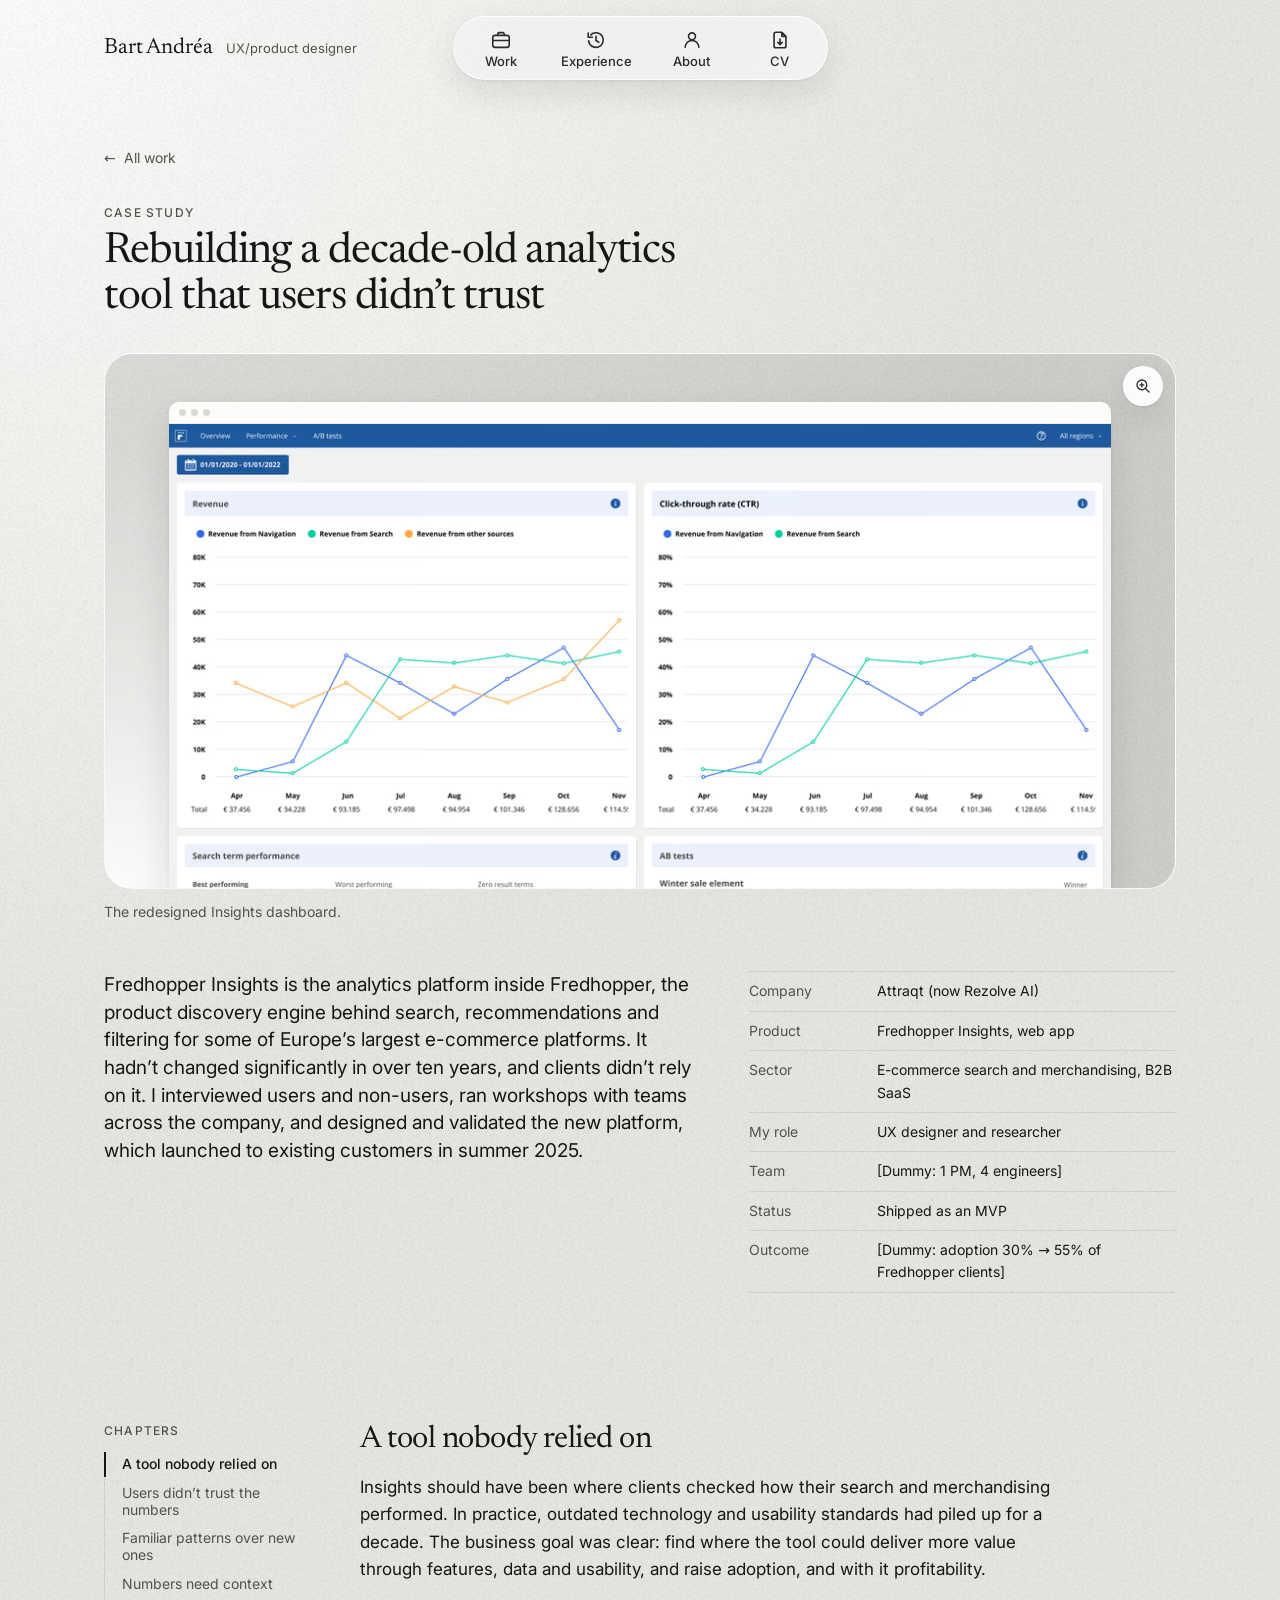
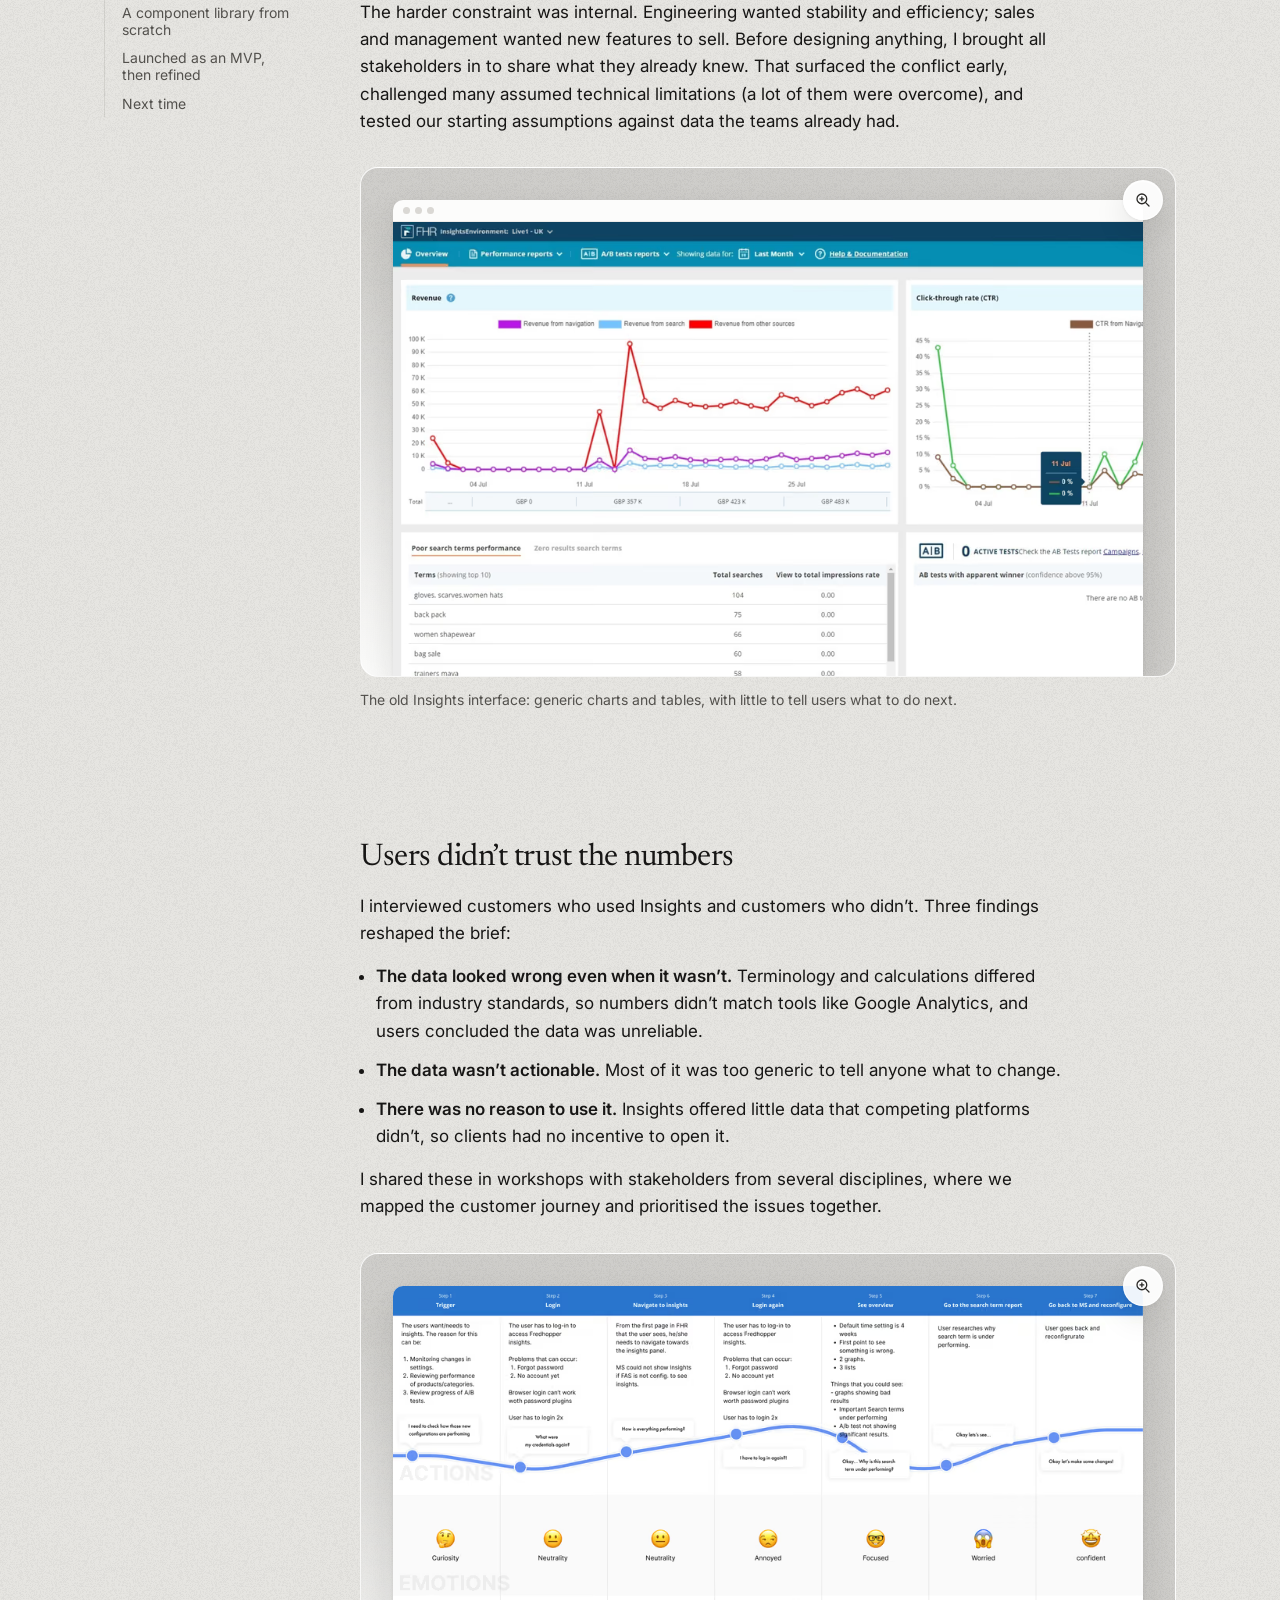
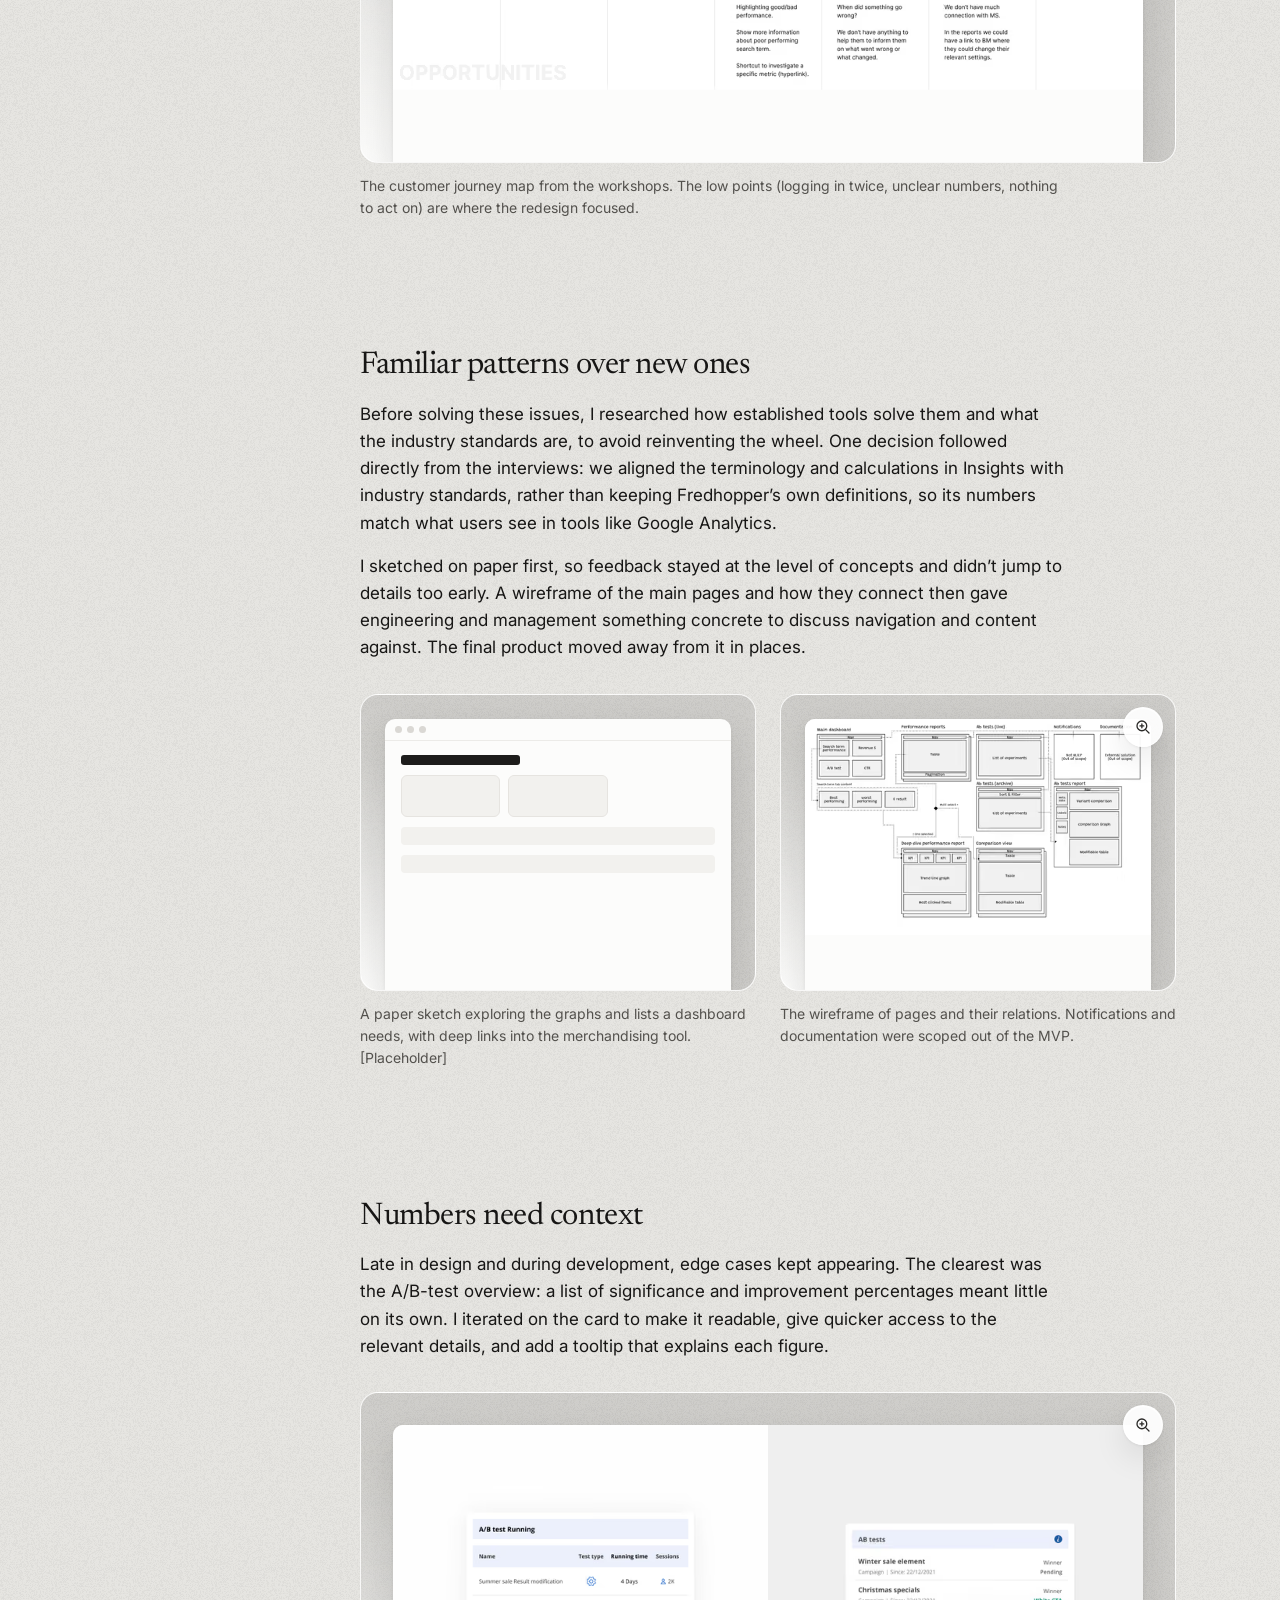
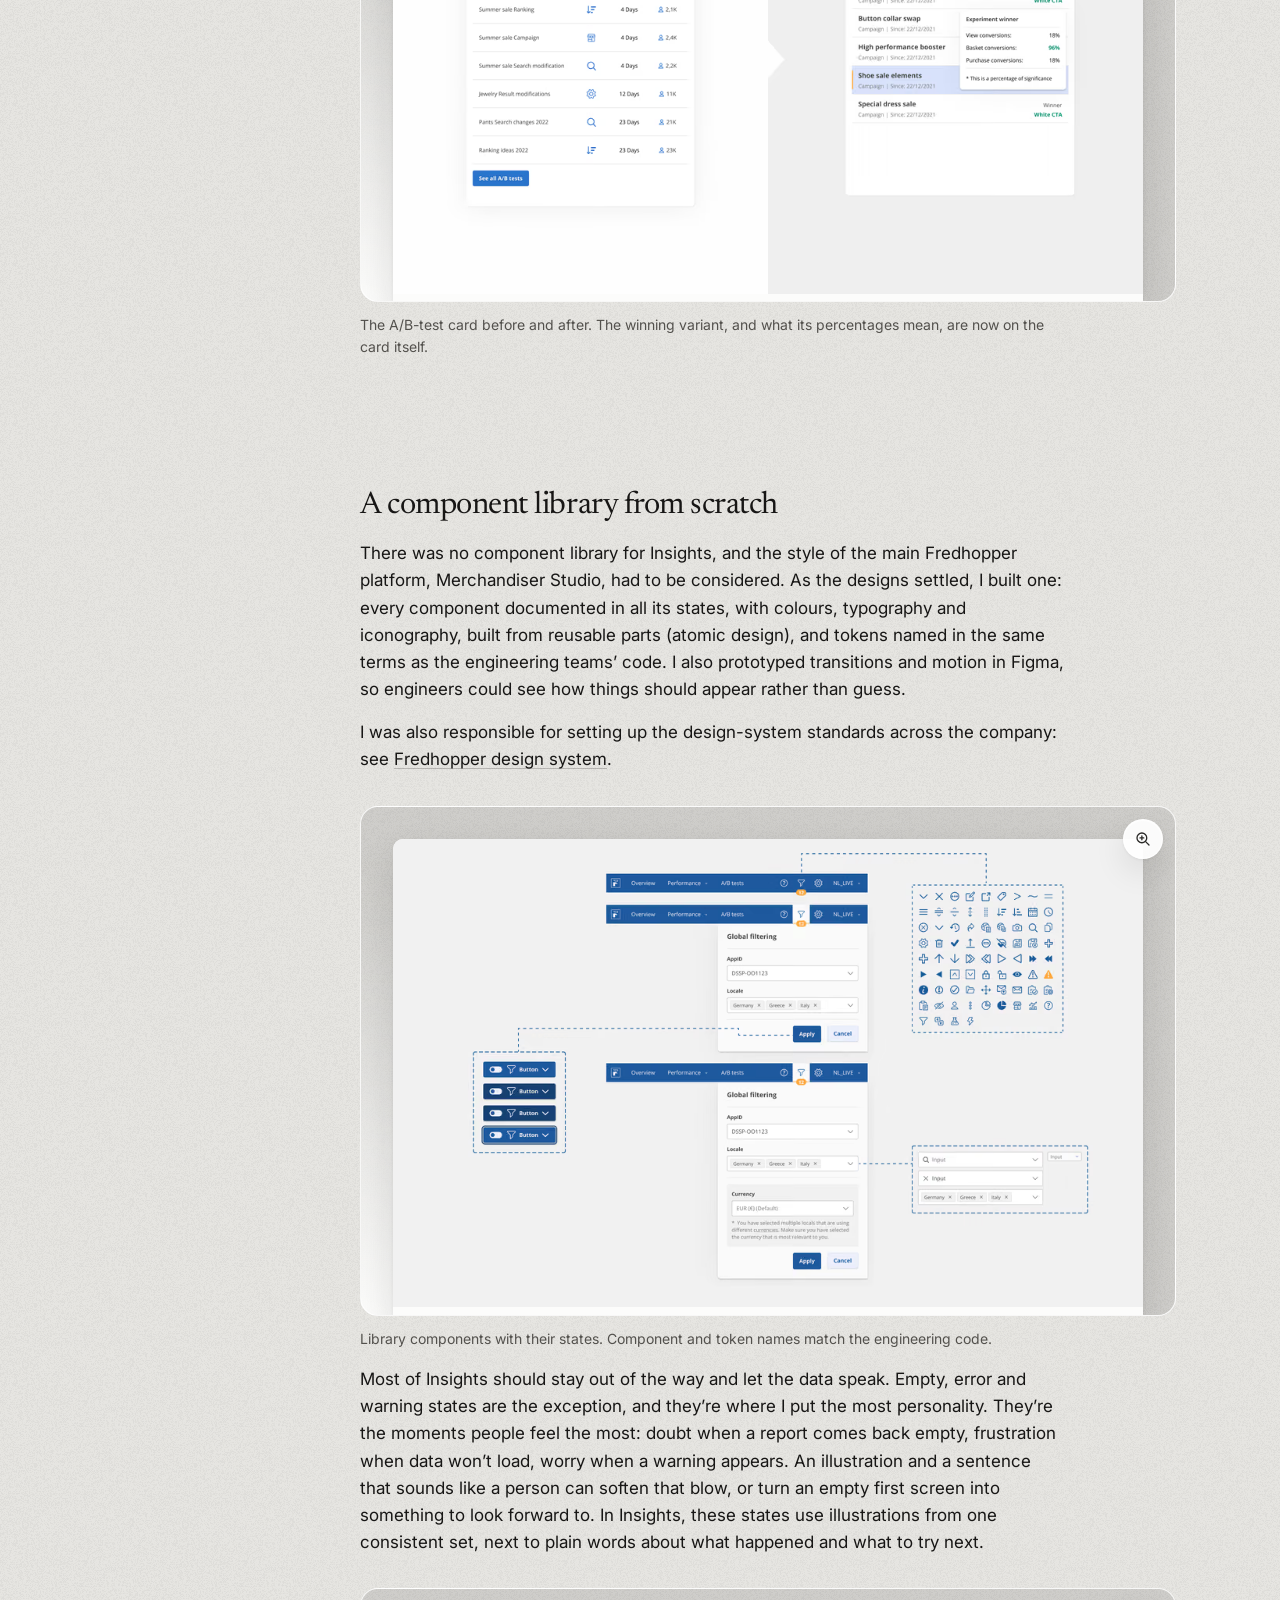
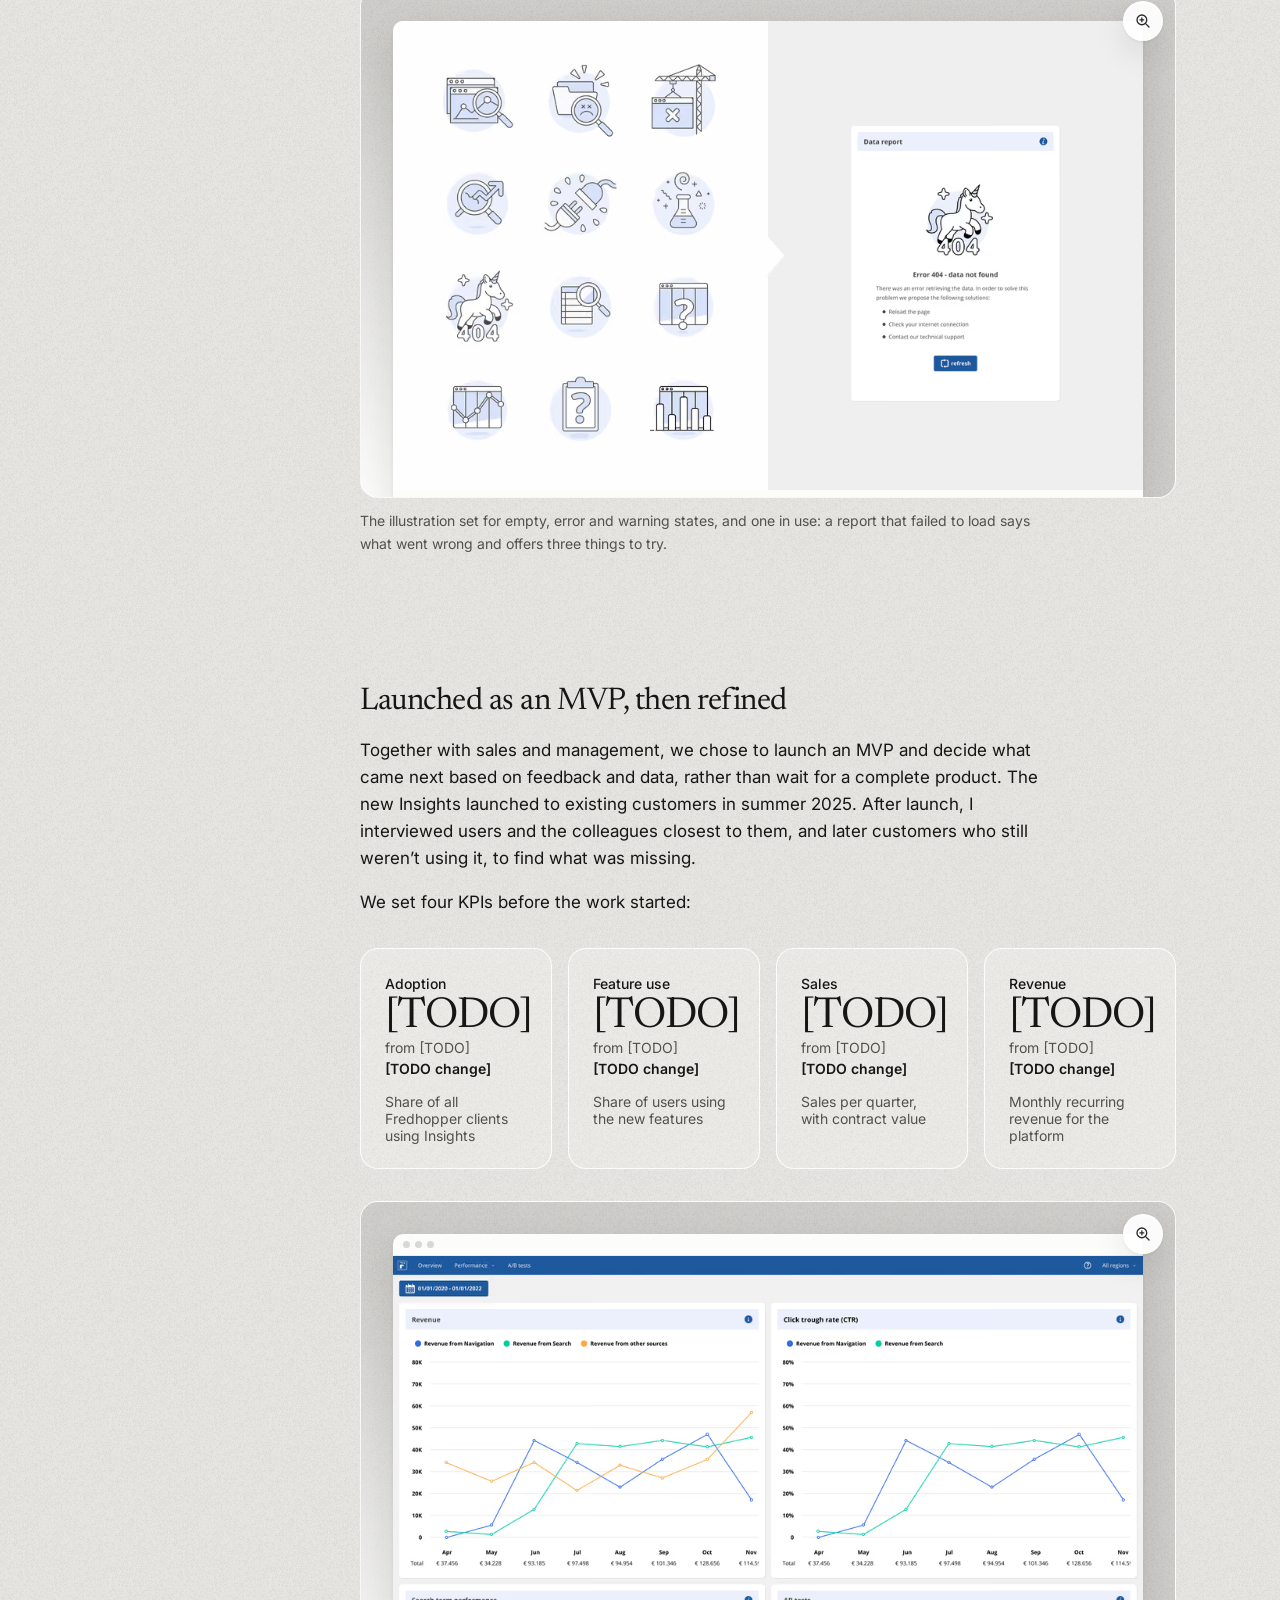
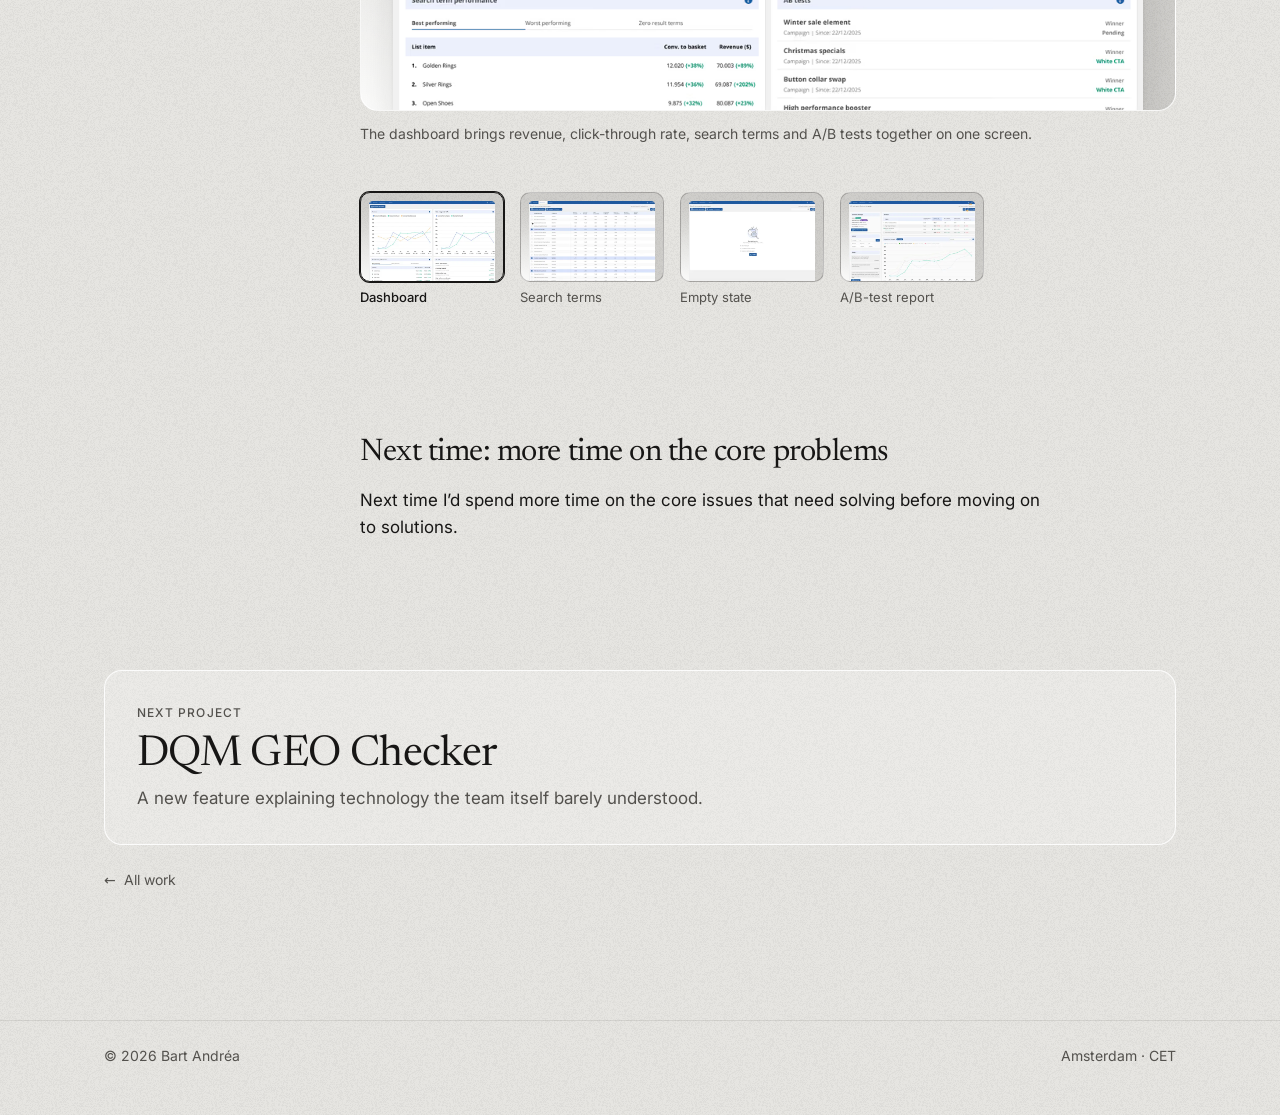
<file: work/fredhopper-insights/index.html>
<!doctype html>
<html lang="en">
<head>
<meta charset="utf-8">
<meta name="viewport" content="width=device-width, initial-scale=1">
<title>Fredhopper Insights redesign · Bart Andréa</title>
<meta name="description" content="Rebuilding Fredhopper Insights, a decade-old e-commerce analytics tool that users didn't trust. Research, design and validation, launched summer 2025.">
<link rel="canonical" href="https://bartandrea.nl/work/fredhopper-insights/">
<meta property="og:type" content="article">
<meta property="og:url" content="https://bartandrea.nl/work/fredhopper-insights/">
<meta property="og:title" content="Rebuilding a decade-old analytics tool that users didn't trust">
<meta name="color-scheme" content="light">
<meta name="theme-color" content="#E6E5E1">
<link rel="preload" href="/fonts/inter-latin-opsz-normal.woff2" as="font" type="font/woff2" crossorigin>
<link rel="preload" href="/fonts/newsreader-latin-opsz-normal.woff2" as="font" type="font/woff2" crossorigin>
<link rel="stylesheet" href="/css/tokens.css">
<link rel="stylesheet" href="/css/styles.css">
<script src="/js/case-nav.js" defer></script>
<script src="/js/zoom.js" defer></script>
</head>
<body>

<a class="skip-link" href="#main">Skip to main content</a>

<!-- @partial header -->
<header class="site-header">
  <a class="logo" href="/">Bart Andréa <span>UX/product designer</span></a>
  <nav class="tabbar" aria-label="Main">
    <a href="/#work">
      <svg viewBox="0 0 24 24" width="24" height="24" aria-hidden="true" focusable="false"><rect x="3" y="7" width="18" height="13" rx="2.5"/><path d="M8.5 7V5.5A1.5 1.5 0 0 1 10 4h4a1.5 1.5 0 0 1 1.5 1.5V7M3 12.5h18"/></svg>
      <span>Work</span>
    </a>
    <a href="/#experience">
      <svg viewBox="0 0 24 24" width="24" height="24" aria-hidden="true" focusable="false"><path d="M4 13a8 8 0 1 0 2.35-6.65M3.5 4.5V9H8M12 8v4.5l3 2"/></svg>
      <span>Experience</span>
    </a>
    <a href="/#about">
      <svg viewBox="0 0 24 24" width="24" height="24" aria-hidden="true" focusable="false"><circle cx="12" cy="8" r="3.75"/><path d="M4.5 20a7.5 7.5 0 0 1 15 0"/></svg>
      <span>About</span>
    </a>
    <a href="/cv.pdf">
      <svg viewBox="0 0 24 24" width="24" height="24" aria-hidden="true" focusable="false"><path d="M14 3.5H7.5a2 2 0 0 0-2 2v13a2 2 0 0 0 2 2h9a2 2 0 0 0 2-2V8zM14 3.5V8h4.5M12 11v6M9.5 14.5 12 17l2.5-2.5"/></svg>
      <span>CV</span>
    </a>
  </nav>
</header>
<!-- @end header -->

<main id="main" tabindex="-1">
  <!-- Draft v1 from 3. Cases/fredhopper-insights.md (not yet approved). Images are placeholders. -->
  <article class="case-study">
    <header class="case-intro wrap">
      <a class="back-link" href="/#work"><span aria-hidden="true">←</span> All work</a>
      <p class="label">Case study</p>
      <h1>Rebuilding a decade-old analytics tool that users didn’t trust</h1>
      <figure class="case-hero">
        <div class="case-shot case-shot--hero">
          <div class="case-img">
            <span class="case-img-bar" aria-hidden="true"><i></i><i></i><i></i></span>
            <picture>
              <source type="image/avif" srcset="/img/fredhopper-insights/insights-dashboard-480.avif 480w, /img/fredhopper-insights/insights-dashboard-960.avif 960w, /img/fredhopper-insights/insights-dashboard-1440.avif 1440w, /img/fredhopper-insights/insights-dashboard-1920.avif 1920w" sizes="(width >= 70rem) 59rem, calc(100vw - 6rem)">
              <source type="image/webp" srcset="/img/fredhopper-insights/insights-dashboard-480.webp 480w, /img/fredhopper-insights/insights-dashboard-960.webp 960w, /img/fredhopper-insights/insights-dashboard-1440.webp 1440w, /img/fredhopper-insights/insights-dashboard-1920.webp 1920w" sizes="(width >= 70rem) 59rem, calc(100vw - 6rem)">
              <img src="/img/fredhopper-insights/insights-dashboard-960.webp" width="1920" height="1440" alt="Insights dashboard with a revenue chart split by navigation, search and other sources, a click-through-rate chart for navigation and search, a table of best-performing search terms, and a list of A/B tests with a tooltip on the experiment winner." fetchpriority="high" decoding="async">
            </picture>
          </div>
        </div>
        <figcaption>The redesigned Insights dashboard.</figcaption>
      </figure>
      <div class="case-summary">
        <p class="case-lead">Fredhopper Insights is the analytics platform inside Fredhopper, the product discovery engine behind search, recommendations and filtering for some of Europe’s largest e-commerce platforms. It hadn’t changed significantly in over ten years, and clients didn’t rely on it. I interviewed users and non-users, ran workshops with teams across the company, and designed and validated the new platform, which launched to existing customers in summer 2025.</p>
        <dl class="case-meta">
          <div><dt>Company</dt><dd>Attraqt (now Rezolve AI)</dd></div>
          <div><dt>Product</dt><dd>Fredhopper Insights, web app</dd></div>
          <div><dt>Sector</dt><dd>E-commerce search and merchandising, B2B SaaS</dd></div>
          <div><dt>My role</dt><dd>UX designer and researcher</dd></div>
          <div><dt>Team</dt><dd>[Dummy: 1 PM, 4 engineers]</dd></div>
          <div><dt>Status</dt><dd>Shipped as an MVP</dd></div>
          <div><dt>Outcome</dt><dd>[Dummy: adoption 30% → 55% of Fredhopper clients]</dd></div>
        </dl>
      </div>
    </header>

    <div class="case-body wrap">
      <nav class="chapters" aria-label="Chapters">
        <p class="label chapters-title">Chapters</p>
        <ul role="list">
          <li><a href="#problem">A tool nobody relied on</a></li>
          <li><a href="#trust">Users didn’t trust the numbers</a></li>
          <li><a href="#patterns">Familiar patterns over new ones</a></li>
          <li><a href="#context">Numbers need context</a></li>
          <li><a href="#library">A component library from scratch</a></li>
          <li><a href="#outcome">Launched as an MVP, then refined</a></li>
          <li><a href="#next-time">Next time</a></li>
        </ul>
      </nav>

      <div class="case-content">
        <section class="chapter" id="problem" aria-labelledby="problem-h">
          <h2 id="problem-h">A tool nobody relied on</h2>
          <p>Insights should have been where clients checked how their search and merchandising performed. In practice, outdated technology and usability standards had piled up for a decade. The business goal was clear: find where the tool could deliver more value through features, data and usability, and raise adoption, and with it profitability.</p>
          <p>The harder constraint was internal. Engineering wanted stability and efficiency; sales and management wanted new features to sell. Before designing anything, I brought all stakeholders in to share what they already knew. That surfaced the conflict early, challenged many assumed technical limitations (a lot of them were overcome), and tested our starting assumptions against data the teams already had.</p>
          <figure>
            <div class="case-shot">
              <div class="case-img">
                <span class="case-img-bar" aria-hidden="true"><i></i><i></i><i></i></span>
                <picture>
                  <source type="image/avif" srcset="/img/fredhopper-insights/old-insights-480.avif 480w, /img/fredhopper-insights/old-insights-960.avif 960w, /img/fredhopper-insights/old-insights-1440.avif 1440w, /img/fredhopper-insights/old-insights-1920.avif 1920w" sizes="(width >= 70rem) 47rem, (width > 53.75rem) calc(100vw - 23rem), calc(100vw - 4rem)">
                  <source type="image/webp" srcset="/img/fredhopper-insights/old-insights-480.webp 480w, /img/fredhopper-insights/old-insights-960.webp 960w, /img/fredhopper-insights/old-insights-1440.webp 1440w, /img/fredhopper-insights/old-insights-1920.webp 1920w" sizes="(width >= 70rem) 47rem, (width > 53.75rem) calc(100vw - 23rem), calc(100vw - 4rem)">
                  <img src="/img/fredhopper-insights/old-insights-960.webp" width="1920" height="1200" alt="The old Insights overview: a revenue line chart, a click-through-rate chart, a table of poorly performing search terms and an A/B-test panel showing no active tests." loading="lazy" decoding="async">
                </picture>
              </div>
            </div>
            <figcaption>The old Insights interface: generic charts and tables, with little to tell users what to do next.</figcaption>
          </figure>
        </section>

        <section class="chapter" id="trust" aria-labelledby="trust-h">
          <h2 id="trust-h">Users didn’t trust the numbers</h2>
          <p>I interviewed customers who used Insights and customers who didn’t. Three findings reshaped the brief:</p>
          <ul class="findings">
            <li><b>The data looked wrong even when it wasn’t.</b> Terminology and calculations differed from industry standards, so numbers didn’t match tools like Google Analytics, and users concluded the data was unreliable.</li>
            <li><b>The data wasn’t actionable.</b> Most of it was too generic to tell anyone what to change.</li>
            <li><b>There was no reason to use it.</b> Insights offered little data that competing platforms didn’t, so clients had no incentive to open it.</li>
          </ul>
          <p>I shared these in workshops with stakeholders from several disciplines, where we mapped the customer journey and prioritised the issues together.</p>
          <figure>
            <div class="case-shot">
              <div class="case-img">
                <picture>
                  <source type="image/avif" srcset="/img/fredhopper-insights/journey-map-480.avif 480w, /img/fredhopper-insights/journey-map-960.avif 960w, /img/fredhopper-insights/journey-map-1440.avif 1440w, /img/fredhopper-insights/journey-map-1920.avif 1920w" sizes="(width >= 70rem) 47rem, (width > 53.75rem) calc(100vw - 23rem), calc(100vw - 4rem)">
                  <source type="image/webp" srcset="/img/fredhopper-insights/journey-map-480.webp 480w, /img/fredhopper-insights/journey-map-960.webp 960w, /img/fredhopper-insights/journey-map-1440.webp 1440w, /img/fredhopper-insights/journey-map-1920.webp 1920w" sizes="(width >= 70rem) 47rem, (width > 53.75rem) calc(100vw - 23rem), calc(100vw - 4rem)">
                  <img src="/img/fredhopper-insights/journey-map-960.webp" width="1920" height="1036" alt="A seven-step journey map, from the trigger to reconfiguring settings, with the user's actions, thoughts, emotions and opportunities per step. The user is annoyed at the second login and worried at the search-term report." loading="lazy" decoding="async">
                </picture>
              </div>
            </div>
            <figcaption>The customer journey map from the workshops. The low points (logging in twice, unclear numbers, nothing to act on) are where the redesign focused.</figcaption>
          </figure>
        </section>

        <section class="chapter" id="patterns" aria-labelledby="patterns-h">
          <h2 id="patterns-h">Familiar patterns over new ones</h2>
          <p>Before solving these issues, I researched how established tools solve them and what the industry standards are, to avoid reinventing the wheel. One decision followed directly from the interviews: we aligned the terminology and calculations in Insights with industry standards, rather than keeping Fredhopper’s own definitions, so its numbers match what users see in tools like Google Analytics.</p>
          <p>I sketched on paper first, so feedback stayed at the level of concepts and didn’t jump to details too early. A wireframe of the main pages and how they connect then gave engineering and management something concrete to discuss navigation and content against. The final product moved away from it in places.</p>
          <div class="figure-pair">
            <figure>
              <div class="case-shot case-shot--square" aria-hidden="true">
                <div class="ui"><div class="chrome"><i></i><i></i><i></i></div><div class="main"><div class="h"></div><div class="kpis"><i></i><i></i></div><div class="row"></div><div class="row"></div></div></div>
              </div>
              <figcaption>A paper sketch exploring the graphs and lists a dashboard needs, with deep links into the merchandising tool. [Placeholder]</figcaption>
            </figure>
            <figure>
              <div class="case-shot case-shot--square">
                <div class="case-img">
                  <picture>
                    <source type="image/avif" srcset="/img/fredhopper-insights/wireframe-480.avif 480w, /img/fredhopper-insights/wireframe-960.avif 960w, /img/fredhopper-insights/wireframe-1440.avif 1440w, /img/fredhopper-insights/wireframe-1920.avif 1920w" sizes="(width >= 70rem) 22rem, (width > 53.75rem) calc(50vw - 12rem), calc(100vw - 4rem)">
                    <source type="image/webp" srcset="/img/fredhopper-insights/wireframe-480.webp 480w, /img/fredhopper-insights/wireframe-960.webp 960w, /img/fredhopper-insights/wireframe-1440.webp 1440w, /img/fredhopper-insights/wireframe-1920.webp 1920w" sizes="(width >= 70rem) 22rem, (width > 53.75rem) calc(50vw - 12rem), calc(100vw - 4rem)">
                    <img src="/img/fredhopper-insights/wireframe-960.webp" width="1920" height="1200" alt="Wireframe of the main dashboard, performance reports, live and archived A/B tests, the A/B-test report, a deep-dive report and a comparison view, with dotted lines showing how they connect." loading="lazy" decoding="async">
                  </picture>
                </div>
              </div>
              <figcaption>The wireframe of pages and their relations. Notifications and documentation were scoped out of the MVP.</figcaption>
            </figure>
          </div>
        </section>

        <section class="chapter" id="context" aria-labelledby="context-h">
          <h2 id="context-h">Numbers need context</h2>
          <p>Late in design and during development, edge cases kept appearing. The clearest was the A/B-test overview: a list of significance and improvement percentages meant little on its own. I iterated on the card to make it readable, give quicker access to the relevant details, and add a tooltip that explains each figure.</p>
          <figure>
            <div class="case-shot">
              <div class="case-img">
                <picture>
                  <source type="image/avif" srcset="/img/fredhopper-insights/ab-test-card-480.avif 480w, /img/fredhopper-insights/ab-test-card-960.avif 960w, /img/fredhopper-insights/ab-test-card-1440.avif 1440w, /img/fredhopper-insights/ab-test-card-1920.avif 1920w" sizes="(width >= 70rem) 47rem, (width > 53.75rem) calc(100vw - 23rem), calc(100vw - 4rem)">
                  <source type="image/webp" srcset="/img/fredhopper-insights/ab-test-card-480.webp 480w, /img/fredhopper-insights/ab-test-card-960.webp 960w, /img/fredhopper-insights/ab-test-card-1440.webp 1440w, /img/fredhopper-insights/ab-test-card-1920.webp 1920w" sizes="(width >= 70rem) 47rem, (width > 53.75rem) calc(100vw - 23rem), calc(100vw - 4rem)">
                  <img src="/img/fredhopper-insights/ab-test-card-960.webp" width="1920" height="1200" alt="Left, the old card: a table of running tests with test type, running time and sessions. Right, the new card: each test with its winner, and a tooltip listing view, basket and purchase conversions." loading="lazy" decoding="async">
                </picture>
              </div>
            </div>
            <figcaption>The A/B-test card before and after. The winning variant, and what its percentages mean, are now on the card itself.</figcaption>
          </figure>
        </section>

        <section class="chapter" id="library" aria-labelledby="library-h">
          <h2 id="library-h">A component library from scratch</h2>
          <p>There was no component library for Insights, and the style of the main Fredhopper platform, Merchandiser Studio, had to be considered. As the designs settled, I built one: every component documented in all its states, with colours, typography and iconography, built from reusable parts (atomic design), and tokens named in the same terms as the engineering teams’ code. I also prototyped transitions and motion in Figma, so engineers could see how things should appear rather than guess.</p>
          <p>I was also responsible for setting up the design-system standards across the company: see <a href="/work/fredhopper-design-system/">Fredhopper design system</a>.</p>
          <figure>
            <div class="case-shot">
              <div class="case-img">
                <picture>
                  <source type="image/avif" srcset="/img/fredhopper-insights/component-library-480.avif 480w, /img/fredhopper-insights/component-library-960.avif 960w, /img/fredhopper-insights/component-library-1440.avif 1440w, /img/fredhopper-insights/component-library-1920.avif 1920w" sizes="(width >= 70rem) 47rem, (width > 53.75rem) calc(100vw - 23rem), calc(100vw - 4rem)">
                  <source type="image/webp" srcset="/img/fredhopper-insights/component-library-480.webp 480w, /img/fredhopper-insights/component-library-960.webp 960w, /img/fredhopper-insights/component-library-1440.webp 1440w, /img/fredhopper-insights/component-library-1920.webp 1920w" sizes="(width >= 70rem) 47rem, (width > 53.75rem) calc(100vw - 23rem), calc(100vw - 4rem)">
                  <img src="/img/fredhopper-insights/component-library-960.webp" width="1920" height="1200" alt="A library sheet: the navigation bar in three states, a global filtering panel with dropdowns and locale chips, button states, input fields and the icon set." loading="lazy" decoding="async">
                </picture>
              </div>
            </div>
            <figcaption>Library components with their states. Component and token names match the engineering code.</figcaption>
          </figure>
          <p>Most of Insights should stay out of the way and let the data speak. Empty, error and warning states are the exception, and they’re where I put the most personality. They’re the moments people feel the most: doubt when a report comes back empty, frustration when data won’t load, worry when a warning appears. An illustration and a sentence that sounds like a person can soften that blow, or turn an empty first screen into something to look forward to. In Insights, these states use illustrations from one consistent set, next to plain words about what happened and what to try next.</p>
          <figure>
            <div class="case-shot">
              <div class="case-img">
                <picture>
                  <source type="image/avif" srcset="/img/fredhopper-insights/personality-480.avif 480w, /img/fredhopper-insights/personality-960.avif 960w, /img/fredhopper-insights/personality-1440.avif 1440w, /img/fredhopper-insights/personality-1920.avif 1920w" sizes="(width >= 70rem) 47rem, (width > 53.75rem) calc(100vw - 23rem), calc(100vw - 4rem)">
                  <source type="image/webp" srcset="/img/fredhopper-insights/personality-480.webp 480w, /img/fredhopper-insights/personality-960.webp 960w, /img/fredhopper-insights/personality-1440.webp 1440w, /img/fredhopper-insights/personality-1920.webp 1920w" sizes="(width >= 70rem) 47rem, (width > 53.75rem) calc(100vw - 23rem), calc(100vw - 4rem)">
                  <img src="/img/fredhopper-insights/personality-960.webp" width="1920" height="1200" alt="Twelve line illustrations in one style, among them a magnifying glass over a folder, a crane, an unplugged cable and a unicorn standing on “404”. Beside them, a data-report card shows the unicorn above “Error 404 - data not found”, three suggestions and a refresh button." loading="lazy" decoding="async">
                </picture>
              </div>
            </div>
            <figcaption>The illustration set for empty, error and warning states, and one in use: a report that failed to load says what went wrong and offers three things to try.</figcaption>
          </figure>
        </section>

        <section class="chapter" id="outcome" aria-labelledby="outcome-h">
          <h2 id="outcome-h">Launched as an MVP, then refined</h2>
          <p>Together with sales and management, we chose to launch an MVP and decide what came next based on feedback and data, rather than wait for a complete product. The new Insights launched to existing customers in summer 2025. After launch, I interviewed users and the colleagues closest to them, and later customers who still weren’t using it, to find what was missing.</p>
          <p>We set four KPIs before the work started:</p>
          <dl class="metrics">
            <div class="metric">
              <dt>Adoption</dt>
              <dd class="metric-value">[TODO]</dd>
              <dd class="metric-change"><span class="metric-from">from [TODO]</span> <span class="metric-delta">[TODO change]</span></dd>
              <dd class="metric-what">Share of all Fredhopper clients using Insights</dd>
            </div>
            <div class="metric">
              <dt>Feature use</dt>
              <dd class="metric-value">[TODO]</dd>
              <dd class="metric-change"><span class="metric-from">from [TODO]</span> <span class="metric-delta">[TODO change]</span></dd>
              <dd class="metric-what">Share of users using the new features</dd>
            </div>
            <div class="metric">
              <dt>Sales</dt>
              <dd class="metric-value">[TODO]</dd>
              <dd class="metric-change"><span class="metric-from">from [TODO]</span> <span class="metric-delta">[TODO change]</span></dd>
              <dd class="metric-what">Sales per quarter, with contract value</dd>
            </div>
            <div class="metric">
              <dt>Revenue</dt>
              <dd class="metric-value">[TODO]</dd>
              <dd class="metric-change"><span class="metric-from">from [TODO]</span> <span class="metric-delta">[TODO change]</span></dd>
              <dd class="metric-what">Monthly recurring revenue for the platform</dd>
            </div>
          </dl>
          <div class="screens">
            <div class="screens-stage">
              <figure id="final-dashboard">
                <div class="case-shot">
                  <div class="case-img">
                    <span class="case-img-bar" aria-hidden="true"><i></i><i></i><i></i></span>
                    <picture>
                      <source type="image/avif" srcset="/img/fredhopper-insights/final-screen1-480.avif 480w, /img/fredhopper-insights/final-screen1-960.avif 960w, /img/fredhopper-insights/final-screen1-1440.avif 1440w, /img/fredhopper-insights/final-screen1-1920.avif 1920w" sizes="(width >= 70rem) 47rem, (width > 53.75rem) calc(100vw - 23rem), calc(100vw - 4rem)">
                      <source type="image/webp" srcset="/img/fredhopper-insights/final-screen1-480.webp 480w, /img/fredhopper-insights/final-screen1-960.webp 960w, /img/fredhopper-insights/final-screen1-1440.webp 1440w, /img/fredhopper-insights/final-screen1-1920.webp 1920w" sizes="(width >= 70rem) 47rem, (width > 53.75rem) calc(100vw - 23rem), calc(100vw - 4rem)">
                      <img src="/img/fredhopper-insights/final-screen1-960.webp" width="1920" height="1200" alt="Dashboard with revenue and click-through-rate line charts by source, above a table of best-performing search terms and a list of A/B tests with their winners." loading="lazy" decoding="async">
                    </picture>
                  </div>
                </div>
                <figcaption>The dashboard brings revenue, click-through rate, search terms and A/B tests together on one screen.</figcaption>
              </figure>
              <figure id="final-search-terms">
                <div class="case-shot">
                  <div class="case-img">
                    <span class="case-img-bar" aria-hidden="true"><i></i><i></i><i></i></span>
                    <picture>
                      <source type="image/avif" srcset="/img/fredhopper-insights/final-screen2-480.avif 480w, /img/fredhopper-insights/final-screen2-960.avif 960w, /img/fredhopper-insights/final-screen2-1440.avif 1440w, /img/fredhopper-insights/final-screen2-1920.avif 1920w" sizes="(width >= 70rem) 47rem, (width > 53.75rem) calc(100vw - 23rem), calc(100vw - 4rem)">
                      <source type="image/webp" srcset="/img/fredhopper-insights/final-screen2-480.webp 480w, /img/fredhopper-insights/final-screen2-960.webp 960w, /img/fredhopper-insights/final-screen2-1440.webp 1440w, /img/fredhopper-insights/final-screen2-1920.webp 1920w" sizes="(width >= 70rem) 47rem, (width > 53.75rem) calc(100vw - 23rem), calc(100vw - 4rem)">
                      <img src="/img/fredhopper-insights/final-screen2-960.webp" width="1920" height="1200" alt="Search-terms performance report: a table of search terms with product ID, unique searches, average results, conversions and revenue, with three rows selected." loading="lazy" decoding="async">
                    </picture>
                  </div>
                </div>
                <figcaption>The search-terms report. Terms can be selected and compared side by side.</figcaption>
              </figure>
              <figure id="final-empty-state">
                <div class="case-shot">
                  <div class="case-img">
                    <span class="case-img-bar" aria-hidden="true"><i></i><i></i><i></i></span>
                    <picture>
                      <source type="image/avif" srcset="/img/fredhopper-insights/final-screen3-480.avif 480w, /img/fredhopper-insights/final-screen3-960.avif 960w, /img/fredhopper-insights/final-screen3-1440.avif 1440w, /img/fredhopper-insights/final-screen3-1920.avif 1920w" sizes="(width >= 70rem) 47rem, (width > 53.75rem) calc(100vw - 23rem), calc(100vw - 4rem)">
                      <source type="image/webp" srcset="/img/fredhopper-insights/final-screen3-480.webp 480w, /img/fredhopper-insights/final-screen3-960.webp 960w, /img/fredhopper-insights/final-screen3-1440.webp 1440w, /img/fredhopper-insights/final-screen3-1920.webp 1920w" sizes="(width >= 70rem) 47rem, (width > 53.75rem) calc(100vw - 23rem), calc(100vw - 4rem)">
                      <img src="/img/fredhopper-insights/final-screen3-960.webp" width="1920" height="1200" alt="The search-terms report with no results: an illustration of a magnifying glass over a folder, the message “No search results”, three suggestions and a refresh button." loading="lazy" decoding="async">
                    </picture>
                  </div>
                </div>
                <figcaption>When a report is empty, it says so and suggests what to try next.</figcaption>
              </figure>
              <figure id="final-ab-test-report">
                <div class="case-shot">
                  <div class="case-img">
                    <span class="case-img-bar" aria-hidden="true"><i></i><i></i><i></i></span>
                    <picture>
                      <source type="image/avif" srcset="/img/fredhopper-insights/final-screen4-480.avif 480w, /img/fredhopper-insights/final-screen4-960.avif 960w, /img/fredhopper-insights/final-screen4-1440.avif 1440w, /img/fredhopper-insights/final-screen4-1920.avif 1920w" sizes="(width >= 70rem) 47rem, (width > 53.75rem) calc(100vw - 23rem), calc(100vw - 4rem)">
                      <source type="image/webp" srcset="/img/fredhopper-insights/final-screen4-480.webp 480w, /img/fredhopper-insights/final-screen4-960.webp 960w, /img/fredhopper-insights/final-screen4-1440.webp 1440w, /img/fredhopper-insights/final-screen4-1920.webp 1920w" sizes="(width >= 70rem) 47rem, (width > 53.75rem) calc(100vw - 23rem), calc(100vw - 4rem)">
                      <img src="/img/fredhopper-insights/final-screen4-960.webp" width="1920" height="1200" alt="A/B-test report for a summer campaign: status, labels and notes on the left; a table of variants with revenue as the primary metric, and a chart of each variant’s impact over time." loading="lazy" decoding="async">
                    </picture>
                  </div>
                </div>
                <figcaption>The A/B-test report. The leading variant is marked with how confident the result is, and each metric shows its change against the default settings.</figcaption>
              </figure>
            </div>
            <fieldset class="screens-thumbs">
              <legend class="visually-hidden">Show a final screen</legend>
              <input class="visually-hidden" type="radio" name="final-screens" id="final-dashboard-pick" checked>
              <label for="final-dashboard-pick">
                <span class="screens-thumb"><img src="/img/fredhopper-insights/final-screen1-480.webp" width="480" height="300" alt="" loading="lazy" decoding="async"></span>
                <span class="screens-name">Dashboard</span>
              </label>
              <input class="visually-hidden" type="radio" name="final-screens" id="final-search-terms-pick">
              <label for="final-search-terms-pick">
                <span class="screens-thumb"><img src="/img/fredhopper-insights/final-screen2-480.webp" width="480" height="300" alt="" loading="lazy" decoding="async"></span>
                <span class="screens-name">Search terms</span>
              </label>
              <input class="visually-hidden" type="radio" name="final-screens" id="final-empty-state-pick">
              <label for="final-empty-state-pick">
                <span class="screens-thumb"><img src="/img/fredhopper-insights/final-screen3-480.webp" width="480" height="300" alt="" loading="lazy" decoding="async"></span>
                <span class="screens-name">Empty state</span>
              </label>
              <input class="visually-hidden" type="radio" name="final-screens" id="final-ab-test-report-pick">
              <label for="final-ab-test-report-pick">
                <span class="screens-thumb"><img src="/img/fredhopper-insights/final-screen4-480.webp" width="480" height="300" alt="" loading="lazy" decoding="async"></span>
                <span class="screens-name">A/B-test report</span>
              </label>
            </fieldset>
          </div>
        </section>

        <section class="chapter" id="next-time" aria-labelledby="next-time-h">
          <h2 id="next-time-h">Next time: more time on the core problems</h2>
          <p>Next time I’d spend more time on the core issues that need solving before moving on to solutions.</p>
        </section>
      </div>
    </div>

    <footer class="case-end wrap">
      <div class="next-card">
        <p class="label">Next project</p>
        <h2><a href="/work/dqm-geo-checker/">DQM GEO Checker</a></h2>
        <p>A new feature explaining technology the team itself barely understood.</p>
      </div>
      <a class="back-link" href="/#work"><span aria-hidden="true">←</span> All work</a>
    </footer>
  </article>
</main>

<!-- @partial footer -->
<footer class="site-footer">
  <div class="wrap"><p>© 2026 Bart Andréa</p><p>Amsterdam · CET</p></div>
</footer>
<!-- @end footer -->
</body>
</html>
</file>
<file: css/tokens.css>
/* ==========================================================================
   Design tokens (Direction Light, approved 22 Oct 2026)
   Single source of truth for colour, type, spacing, radius, shadow and motion.
   styles.css only references these variables, never raw values.
   Lead reference: Austin Knight (#22 in 2. Research/light-portfolio-examples/),
   see 2. Research/Design-brief.md §7. Monochrome: no accent colour.

   Breakpoints (custom properties can't be used inside @media, so they live
   here as documentation and are hard-coded in styles.css):
     --bp-tablet  53.75rem (860px)
     --bp-mobile  40rem    (640px)
   ========================================================================== */

/* ---- Fonts (self-hosted, Latin subset, SIL Open Font License; see fonts/LICENSE-*.txt).
   Literal family names are only allowed here; everything else uses --font-*.
   Both files are variable fonts with weight and optical-size axes. */
@font-face {
  font-family: "Inter Variable";
  src: url("/fonts/inter-latin-opsz-normal.woff2") format("woff2");
  font-weight: 100 900;
  font-style: normal;
  font-display: swap;
}
@font-face {
  font-family: "Newsreader Variable";
  src: url("/fonts/newsreader-latin-opsz-normal.woff2") format("woff2");
  font-weight: 200 800;
  font-style: normal;
  font-display: swap;
}
@font-face {
  font-family: "Newsreader Variable";
  src: url("/fonts/newsreader-latin-opsz-italic.woff2") format("woff2");
  font-weight: 200 800;
  font-style: italic;
  font-display: swap;
}

:root {
  /* ---- Colour: primitives (warm neutral ramp) -------------------------- */
  --neutral-0:   #FFFFFF;
  --neutral-25:  #FBFBFA;
  --neutral-150: #E6E5E1;
  --neutral-600: #53514D;
  --neutral-800: #2B2A28;
  --neutral-900: #171615;

  /* ---- Colour: page surface (gradient + texture) ----------------------- */
  --color-bg:             var(--neutral-150);   /* darkest stop: contrast is checked against this */
  --color-bg-highlight:   var(--neutral-25);    /* top-left of the radial gradient */
  --color-beam:           color-mix(in oklch, var(--neutral-0) 55%, transparent);
  --texture-noise:        url("/textures/noise.png");
  --texture-noise-size:   160px;

  /* ---- Colour: surfaces ------------------------------------------------ */
  --color-surface:          color-mix(in oklch, var(--neutral-0) 62%, transparent);   /* secondary buttons */
  --color-surface-card:     color-mix(in oklch, var(--neutral-0) 20%, transparent);   /* glass cards: page texture shows through, no shadow (ref #22) */
  --color-panel:            color-mix(in oklch, var(--neutral-900) 5%, transparent);  /* behind screenshots */
  --color-panel-deep:       color-mix(in oklch, var(--neutral-900) 11%, transparent); /* far end of the case-image gradient */
  --color-border:           color-mix(in oklch, var(--neutral-900) 9%, transparent);
  --color-border-strong:    color-mix(in oklch, var(--neutral-900) 22%, transparent);
  --color-border-highlight: color-mix(in oklch, var(--neutral-0) 85%, transparent);  /* hairline rim on glass cards */

  /* ---- Colour: text ---------------------------------------------------- */
  --color-text:       var(--neutral-900);
  --color-text-muted: var(--neutral-600);
  --color-on-text:    var(--neutral-25);   /* text on a near-black button */
  --color-focus:      var(--neutral-900);

  /* ---- Colour: glass tab bar (white glass, ref 1. Input/inpiration/glass.webp) ----
     Very transparent on purpose (Bart, 22 Oct 2026). Legibility comes from --filter-glass, which
     lightens whatever is behind the bar, so the labels stay readable over dark content too. */
  --color-glass:             color-mix(in oklch, var(--neutral-0) 35%, transparent);
  --color-glass-sheen:       color-mix(in oklch, var(--neutral-0) 25%, transparent);   /* brighter right end of the fill */
  --color-glass-solid:       color-mix(in oklch, var(--neutral-0) 92%, transparent);   /* no backdrop filter, or reduced transparency */
  --color-glass-rim:         color-mix(in oklch, var(--neutral-0) 55%, transparent);   /* left end of the rim */
  --color-glass-rim-bright:  var(--neutral-0);                                          /* right end of the rim */
  --color-glass-highlight:   color-mix(in oklch, var(--neutral-0) 80%, transparent);   /* inset top edge */
  --color-glass-hover:       color-mix(in oklch, var(--neutral-900) 6%, transparent);
  --color-on-glass:          var(--neutral-800);   /* grey, but dark enough for 5.2:1 over black content seen through the glass */
  --color-focus-on-glass:    var(--neutral-900);

  /* ---- Colour: placeholder UI mockups (swap for real screenshots) ------ */
  --mock-paper:            #FCFCFB;
  --mock-line:             #ECEBE8;
  --mock-dot:              #DAD8D4;
  --mock-bar:              #E3E1DD;
  --mock-fill:             #F2F1EE;
  --mock-fill-border:      #E6E4E0;
  --mock-row:              #F2F1EE;
  --mock-swatch:           #EEEDEA;
  --mock-swatch-border:    #E4E2DE;
  --mock-ink:              #1D1C1B;
  --mock-ink-soft:         #2A2927;
  --mock-highlight:        #DEDCD7;
  --mock-highlight-border: #CFCDC8;

  /* ---- Typography: families -------------------------------------------- */
  --font-sans:  "Inter Variable", system-ui, sans-serif;
  --font-serif: "Newsreader Variable", Georgia, serif;

  /* ---- Typography: sizes (rem, so browser text size applies) ----------- */
  --text-2xs:   0.75rem;     /* 12px labels, tags */
  --text-xs:    0.8125rem;   /* 13px meta */
  --text-sm:    0.875rem;    /* 14px */
  --text-md:    0.9375rem;   /* 15px nav, secondary copy */
  --text-base:  1.0625rem;   /* 17px body */
  --text-lg:    1.1875rem;   /* 19px hero support line */
  --text-xl:    1.375rem;    /* 22px about lead */
  --text-2xl:   1.625rem;    /* 26px contact heading */
  --text-card-title: clamp(1.5rem, 1.15rem + 1vw, 2rem);
  --text-case-title: clamp(1.75rem, 1.2rem + 1.6vw, 2.625rem);   /* case-card headline (ref image 14) */
  --text-section:    clamp(2rem, 1.55rem + 1.4vw, 2.75rem);
  --text-display:    clamp(2.75rem, 1.5rem + 4.4vw, 5.5rem);   /* hero h1; max = 2 × min */

  /* ---- Typography: weights --------------------------------------------- */
  --weight-regular:  400;
  --weight-medium:   500;
  --weight-semibold: 600;

  /* ---- Typography: line height ----------------------------------------- */
  --leading-none:   1;
  --leading-tight:  1.06;
  --leading-snug:   1.2;
  --leading-normal: 1.45;
  --leading-body:   1.6;

  /* ---- Typography: letter spacing -------------------------------------- */
  --tracking-display: -0.025em;
  --tracking-tight:   -0.015em;
  --tracking-subtle:  -0.005em;
  --tracking-label:    0.1em;

  /* ---- Spacing scale (Bart, 20 Oct 2026): use only these steps ---------- */
  --space-xs:   4px;
  --space-s:    8px;
  --space-m:    12px;
  --space-l:    16px;
  --space-xl:   24px;
  --space-xxl:  32px;
  --space-wide: 48px;
  --space-huge: 64px;

  /* ---- Layout (larger distances, built from the scale) ----------------- */
  --container-max:        1120px;
  --container-text:       44rem;
  --gutter:               var(--space-xl);
  --gutter-sm:            var(--space-l);
  --nav-height:           64px;                                      /* tab-bar height (icon + label), not spacing */
  --space-section:        calc(var(--space-huge) * 2);               /* 128px between sections */
  --space-section-sm:     calc(var(--space-huge) + var(--space-l));  /* 80px on phones */
  --space-hero-start:     calc(var(--space-huge) * 2.5);             /* 160px above the hero */
  --space-hero-start-sm:  calc(var(--space-wide) * 2);               /* 96px on phones (was 104) */
  --chapters-width:       13rem;                                     /* case-study chapter menu column */
  --chapters-strip-height: 56px;                                     /* sticky chapter strip on phones, for scroll padding */

  /* ---- Radius ---------------------------------------------------------- */
  --radius-xs:     4px;
  --radius-sm:     6px;
  --radius-md:     10px;
  --radius-lg:     12px;
  --radius-card:   18px;
  --radius-case:   28px;
  --radius-full:   999px;
  --radius-circle: 50%;

  /* ---- Shadow (soft, layered; measured from the #22 reference) --------- */
  --shadow-glass:
    inset 0 1px 0 var(--color-glass-highlight),
    0 1px 3px rgba(23, 22, 21, .06),
    0 12px 32px rgba(23, 22, 21, .1);
  --shadow-mock: 0 2px 4px rgba(23, 22, 21, .05), 0 16px 36px rgba(23, 22, 21, .12);
  --shadow-btn:  0 1px 2px rgba(23, 22, 21, .12), 0 4px 10px rgba(23, 22, 21, .08);
  --shadow-callout: 0 2px 4px rgba(23, 22, 21, .06), 0 14px 28px rgba(23, 22, 21, .14);

  /* ---- Focus ----------------------------------------------------------- */
  --focus-ring-width:  2px;
  --focus-ring-offset: 3px;

  /* ---- Motion ---------------------------------------------------------- */
  --ease-out-soft:   cubic-bezier(.2, .7, .2, 1);
  --duration-fast:   .2s;
  --duration-base:   .3s;
  --duration-slow:   .5s;
  --hover-lift:      -3px;

  /* ---- Effects & stacking ---------------------------------------------- */
  --filter-glass: blur(32px) contrast(.45) brightness(1.3);   /* blur, then pull dark backdrops up to light grey. Measured worst case 5.22:1 (375px, 2x density, bar over the contact button) */
  --z-chapters:  5;    /* sticky chapter menu, below the tab bar */
  --z-nav:       10;
  --z-skip-link: 20;
}
</file>
<file: css/styles.css>
/* ==========================================================================
   Component styles (Direction Light, approved 22 Oct 2026)
   Values come from tokens.css. Literal px left here are one-off geometry
   (icon sizes, borders, offsets, the tiny bars inside the placeholder mockups).
   ========================================================================== */

@layer reset, base, layout, components, utilities;

/* ---- Reset ----------------------------------------------------------------- */
@layer reset {
  *, *::before, *::after { box-sizing: border-box; }
  * { margin: 0; }
  html { -webkit-text-size-adjust: none; text-size-adjust: none; }
  body { min-height: 100svh; -webkit-font-smoothing: antialiased; }
  img, picture, video, svg { display: block; max-width: 100%; height: auto; }
  input, button, textarea, select { font: inherit; }
  h1, h2, h3, h4 { text-wrap: balance; }
  p { text-wrap: pretty; }
  ul[role="list"], ol[role="list"] { list-style: none; padding: 0; }
}

/* ---- Base ------------------------------------------------------------------ */
@layer base {
  html { scroll-padding-block-start: calc(var(--nav-height) + var(--space-xxl)); }

  /* At <= 53.75rem the tab bar sits at the bottom: keep the footer and focused items clear of it. */
  @media (width <= 53.75rem) {
    html { scroll-padding-block: var(--space-xl) calc(var(--nav-height) + var(--space-xxl)); }
    body { padding-block-end: calc(var(--nav-height) + var(--space-xl)); }
    /* Case studies: headings land below the sticky chapter strip. */
    html:has(.chapters) { scroll-padding-block-start: calc(var(--chapters-strip-height) + var(--space-xl)); }
  }

  /* Page surface: fine texture over a radial gradient over a warm light grey (ref #22). */
  body {
    color: var(--color-text);
    font-family: var(--font-sans);
    font-size: var(--text-base);
    line-height: var(--leading-body);
    background:
      var(--texture-noise) 0 0 / var(--texture-noise-size) repeat,
      radial-gradient(110% 1400px at 0% 0%, var(--color-bg-highlight) 0%, var(--color-bg) 75%) 0 0 / 100% 1600px no-repeat,
      var(--color-bg);
    overflow-x: clip;
  }

  a { color: inherit; text-decoration: none; }
  :focus-visible { outline: var(--focus-ring-width) solid var(--color-focus); outline-offset: var(--focus-ring-offset); border-radius: var(--radius-xs); }
  main:focus { outline: none; }

  h1, h2, h3 { font-family: var(--font-serif); font-weight: var(--weight-regular); }

  @media (prefers-reduced-motion: no-preference) {
    html { scroll-behavior: smooth; }
  }

  @media (forced-colors: active) {
    body { background: Canvas; }
  }
}

/* ---- Layout ---------------------------------------------------------------- */
@layer layout {
  .wrap { max-inline-size: var(--container-max); margin-inline: auto; padding-inline: var(--gutter); }
  section { padding-block-start: var(--space-section); }
  .sec-head { display: flex; justify-content: space-between; align-items: baseline; gap: var(--space-l); margin-block-end: var(--space-wide); }
  .sec-head h2 { font-size: var(--text-section); line-height: var(--leading-snug); letter-spacing: var(--tracking-tight); }

  @media (width <= 40rem) {
    .wrap { padding-inline: var(--gutter-sm); }
    section { padding-block-start: var(--space-section-sm); }
  }
}

/* ---- Components ------------------------------------------------------------ */
@layer components {

  /* Skip link */
  .skip-link { position: absolute; inset-inline-start: var(--space-l); inset-block-start: -100vh; z-index: var(--z-skip-link); padding: var(--space-s) var(--space-l); border-radius: var(--radius-full); background: var(--color-text); color: var(--color-on-text); }
  .skip-link:focus { inset-block-start: var(--space-l); }

  /* Labels */
  .label { font-family: var(--font-sans); font-size: var(--text-2xs); font-weight: var(--weight-medium); letter-spacing: var(--tracking-label); text-transform: uppercase; color: var(--color-text-muted); }

  /* Header: the name scrolls away with the page; the glass tab bar stays (ref 1. Input/inpiration/glass.webp).
     The bar is centred at the top on wide screens and moves to the bottom at <= 53.75rem,
     where a centred bar would run into the name. */
  .site-header { display: flex; align-items: center; min-block-size: var(--nav-height); max-inline-size: var(--container-max); margin-inline: auto; margin-block-start: var(--space-l); padding-inline: var(--gutter); }
  .logo { font-family: var(--font-serif); font-size: var(--text-xl); line-height: var(--leading-none); letter-spacing: var(--tracking-subtle); white-space: nowrap; }
  .logo span { font-family: var(--font-sans); font-size: var(--text-xs); color: var(--color-text-muted); letter-spacing: normal; margin-inline-start: var(--space-s); }

  /* White glass, very transparent: --filter-glass lightens the backdrop so the grey labels stay readable.
     Near-solid white where backdrop filters aren't supported or transparency is reduced. */
  .tabbar {
    position: fixed; z-index: var(--z-nav); inset-block-start: var(--space-l); inset-inline: 0; margin-inline: auto; inline-size: fit-content;
    display: flex; padding: var(--space-xs); border-radius: var(--radius-full);
    background: var(--color-glass-solid); color: var(--color-on-glass); box-shadow: var(--shadow-glass);
  }
  @supports (backdrop-filter: blur(1px)) or (-webkit-backdrop-filter: blur(1px)) {
    .tabbar {
      background: linear-gradient(100deg, transparent 35%, var(--color-glass-sheen)), var(--color-glass);
      -webkit-backdrop-filter: var(--filter-glass); backdrop-filter: var(--filter-glass);
    }
  }
  @media (prefers-reduced-transparency: reduce) {
    .tabbar { background: var(--color-glass-solid); -webkit-backdrop-filter: none; backdrop-filter: none; }
  }
  /* 1px rim, softer on the left and bright white on the right. A masked layer, because a gradient
     border-box background would show through the translucent fill. */
  .tabbar::before {
    content: ""; position: absolute; inset: 0; padding: 1px; border-radius: inherit; pointer-events: none;
    background: linear-gradient(100deg, var(--color-glass-rim) 25%, var(--color-glass-rim-bright));
    mask: linear-gradient(currentColor 0 0) content-box exclude, linear-gradient(currentColor 0 0);
  }
  .tabbar a {
    display: flex; flex-direction: column; align-items: center; justify-content: center; gap: var(--space-xs);
    min-inline-size: 5.5rem; min-block-size: calc(var(--nav-height) - 2 * var(--space-xs)); padding-inline: var(--space-l);
    border-radius: var(--radius-full); font-size: var(--text-xs); font-weight: var(--weight-medium); line-height: var(--leading-none);
    transition: background-color var(--duration-fast);
  }
  .tabbar a:hover { background: var(--color-glass-hover); }
  .tabbar a:focus-visible { outline-color: var(--color-focus-on-glass); outline-offset: calc(var(--focus-ring-width) * -1); border-radius: var(--radius-full); }
  .tabbar svg { inline-size: 22px; block-size: 22px; fill: none; stroke: currentColor; stroke-width: 1.75; stroke-linecap: round; stroke-linejoin: round; }

  /* Buttons */
  .btn {
    display: inline-flex; align-items: center; gap: var(--space-s); padding: var(--space-m) var(--space-xl);
    border-radius: var(--radius-full); border: 1px solid var(--color-border-strong); background: var(--color-surface);
    font-size: var(--text-md); font-weight: var(--weight-medium); color: var(--color-text); white-space: nowrap;
    transition: background-color var(--duration-fast), border-color var(--duration-fast), box-shadow var(--duration-fast);
  }
  .btn:hover { border-color: var(--color-text); }
  .btn[data-variant="primary"] { background: var(--color-text); border-color: var(--color-text); color: var(--color-on-text); box-shadow: var(--shadow-btn); }
  .btn[data-variant="primary"]:hover { background: var(--color-text-muted); border-color: var(--color-text-muted); }
  .ctas { display: flex; flex-wrap: wrap; gap: var(--space-m); margin-block-start: var(--space-xxl); }

  /* Hero, with one static light beam (ref #22) */
  /* Clip the beam sideways only: clipping it vertically leaves a hard edge under the hero. */
  .hero { position: relative; isolation: isolate; padding-block: var(--space-hero-start) var(--space-huge); overflow-x: clip; overflow-y: visible; }
  .hero::before {
    content: ""; position: absolute; z-index: -1; pointer-events: none;
    inline-size: 70%; block-size: 160%; inset-block-start: -55%; inset-inline-start: 18%;
    background: linear-gradient(to bottom, var(--color-beam) 0%, var(--color-beam) 60%, transparent 100%);
    transform: rotate(-32deg); filter: blur(40px);
  }
  .hero h1 { font-size: var(--text-display); line-height: var(--leading-tight); letter-spacing: var(--tracking-display); max-inline-size: 18ch; margin-block: 0 var(--space-xxl); }
  .who { font-size: var(--text-lg); line-height: var(--leading-normal); color: var(--color-text-muted); max-inline-size: var(--container-text); }
  .who b { color: var(--color-text); font-weight: var(--weight-medium); }

  /* Case-study cards: layout from inspiration image 14 (year, image with floating
     detail cards, big title, pill tags, short description), translated to the light
     #22 surface. The title is the only link cue: it underlines on hover. */
  .cases { display: grid; gap: var(--space-xl); }
  .case {
    position: relative; display: grid; grid-template-columns: minmax(0, 1fr) minmax(0, 1fr); grid-template-rows: auto 1fr;
    gap: var(--space-xl) var(--space-wide);
    padding: var(--space-xl) var(--space-wide) var(--space-wide) var(--space-xl);
    border-radius: var(--radius-case); border: 1px solid var(--color-border-highlight);
    background: var(--color-surface-card);
  }
  .case:has(a:focus-visible) { outline: var(--focus-ring-width) solid var(--color-focus); outline-offset: var(--focus-ring-offset); }
  .case h3 a:focus-visible, .card h3 a:focus-visible { outline: none; }
  .case h3 a::after, .card h3 a::after { content: ""; position: absolute; inset: 0; border-radius: inherit; }
  .case h3 a, .card h3 a { text-decoration: underline; text-decoration-thickness: 1px; text-underline-offset: 0.12em; text-decoration-color: transparent; transition: text-decoration-color var(--duration-base); }
  .case:hover h3 a, .card:hover h3 a { text-decoration-color: currentColor; }

  .case-top { grid-column: 1 / -1; display: flex; justify-content: flex-end; align-items: center; }
  .year { font-size: var(--text-sm); font-weight: var(--weight-medium); letter-spacing: var(--tracking-label); color: var(--color-text-muted); font-variant-numeric: tabular-nums; }

  .shot {
    position: relative; aspect-ratio: 5 / 4; margin-inline-start: var(--space-xl); padding: var(--space-xxl) var(--space-xxl) 0;
    display: flex; align-items: flex-end; border-radius: var(--radius-card);
    background: radial-gradient(90% 90% at 0% 100%, var(--color-bg-highlight), var(--color-panel-deep));
  }
  .shot .frame { position: relative; inline-size: 100%; block-size: 100%; border-radius: var(--radius-md) var(--radius-md) 0 0; overflow: hidden; }
  .callout { position: absolute; z-index: 1; display: flex; flex-direction: column; gap: 5px; padding: var(--space-s); border-radius: var(--radius-md); border: 1px solid var(--mock-highlight-border); background: var(--mock-paper); box-shadow: var(--shadow-callout); }
  .callout i { display: block; block-size: 6px; border-radius: 2px; background: var(--mock-bar); }
  .callout i.d { background: var(--mock-ink); inline-size: 60%; }
  .callout i.a { background: var(--mock-highlight); block-size: 14px; }
  .callout.c-a { inline-size: 34%; inset-inline-start: -16px; inset-block-start: 18%; }
  .callout.c-b { inline-size: 30%; inset-inline-end: -16px; inset-block-end: 16%; }

  .case .text { display: flex; flex-direction: column; align-items: flex-start; justify-content: center; }
  .case h3 { font-size: var(--text-case-title); line-height: var(--leading-tight); letter-spacing: var(--tracking-display); }
  .tags { display: flex; flex-wrap: wrap; gap: var(--space-s); margin-block-start: var(--space-l); }
  .tag { padding: var(--space-xs) var(--space-m); border-radius: var(--radius-full); border: 1px solid var(--color-border-strong); font-size: var(--text-xs); font-weight: var(--weight-medium); color: var(--color-text); }
  .tag[data-variant="outcome"] { border-color: var(--color-text); font-weight: var(--weight-semibold); }
  .case .desc { color: var(--color-text-muted); margin-block-start: var(--space-l); }

  /* Smaller project cards */
  .grid { display: grid; grid-template-columns: repeat(auto-fit, minmax(min(20rem, 100%), 1fr)); gap: var(--space-xl); }
  .card {
    position: relative; padding: var(--space-l) var(--space-l) var(--space-xl);
    border-radius: var(--radius-card); border: 1px solid var(--color-border-highlight);
    background: var(--color-surface-card);
  }
  .card:has(a:focus-visible) { outline: var(--focus-ring-width) solid var(--color-focus); outline-offset: var(--focus-ring-offset); }
  .mini-shot { aspect-ratio: 16 / 9; border-radius: var(--radius-lg); background: var(--color-panel); padding: var(--space-xl) var(--space-xxl) 0; display: flex; align-items: flex-end; overflow: hidden; }
  .card h3 { font-size: var(--text-2xl); line-height: var(--leading-snug); letter-spacing: var(--tracking-tight); margin-block-start: var(--space-l); padding-inline: var(--space-s); }
  .card p { color: var(--color-text-muted); font-size: var(--text-md); margin-block-start: var(--space-xs); padding-inline: var(--space-s); }

  /* Experience: three text cards side by side (ref #22 company cards, without logos or images) */
  .xp-grid { display: grid; grid-template-columns: repeat(3, minmax(0, 1fr)); gap: var(--space-xl); }
  .xp {
    padding: var(--space-xl);
    border-radius: var(--radius-case); border: 1px solid var(--color-border-highlight); background: var(--color-surface-card);
  }
  .xp-years { font-size: var(--text-xs); font-weight: var(--weight-medium); letter-spacing: var(--tracking-label); text-transform: uppercase; color: var(--color-text-muted); font-variant-numeric: tabular-nums; }
  .co { font-size: var(--text-card-title); line-height: var(--leading-snug); letter-spacing: var(--tracking-tight); margin-block-start: var(--space-l); }
  .role { font-size: var(--text-md); font-weight: var(--weight-medium); margin-block-start: var(--space-xs); }
  .xp-desc { margin-block-start: var(--space-l); color: var(--color-text-muted); font-size: var(--text-md); }

  /* About + contact */
  .closing { display: grid; grid-template-columns: minmax(0, 7fr) minmax(0, 5fr); gap: var(--space-wide); align-items: start; }
  .about .lead { font-family: var(--font-serif); font-size: var(--text-section); line-height: var(--leading-snug); letter-spacing: var(--tracking-tight); margin-block-start: var(--space-l); }
  .about p:not(.lead) { color: var(--color-text-muted); margin-block-start: var(--space-l); max-inline-size: var(--container-text); }
  .contact-card { padding: var(--space-xxl); border-radius: var(--radius-card); border: 1px solid var(--color-border-highlight); background: var(--color-surface-card); }
  .contact-card h3 { font-size: var(--text-2xl); line-height: var(--leading-snug); letter-spacing: var(--tracking-tight); }
  .contact-card .mail { display: inline-block; margin-block: var(--space-l) 0; font-size: var(--text-lg); border-block-end: 1px solid var(--color-border-strong); }
  .contact-card .ctas { margin-block-start: var(--space-xl); }

  /* Footer */
  .site-footer { margin-block-start: var(--space-section); border-block-start: 1px solid var(--color-border); }
  .site-footer .wrap { display: flex; justify-content: space-between; flex-wrap: wrap; gap: var(--space-l); padding-block: var(--space-xl) var(--space-wide); font-size: var(--text-sm); color: var(--color-text-muted); }

  /* Case-study page. Models in 2. Research/case-study-examples/: 02 (hairline meta table),
     15 (summary beside the meta), 11 (bold-label findings). Text is capped at --container-text;
     images use the full content column. */
  .back-link { display: inline-flex; gap: var(--space-s); font-size: var(--text-sm); color: var(--color-text-muted); }
  .back-link:hover { color: var(--color-text); }
  .case-intro { padding-block-start: var(--space-huge); }
  .case-intro .label { margin-block-start: var(--space-xxl); }
  .case-intro h1 { max-inline-size: 24ch; margin-block-start: var(--space-s); font-size: var(--text-section); line-height: var(--leading-tight); letter-spacing: var(--tracking-display); }
  .case-summary { display: grid; grid-template-columns: minmax(0, 7fr) minmax(0, 5fr); gap: var(--space-wide); align-items: start; margin-block-start: var(--space-wide); }
  .case-lead { font-size: var(--text-lg); line-height: var(--leading-normal); }
  .case-meta { border-block-start: 1px solid var(--color-border); font-size: var(--text-sm); }
  .case-meta div { display: grid; grid-template-columns: 7rem minmax(0, 1fr); gap: var(--space-l); padding-block: var(--space-s); border-block-end: 1px solid var(--color-border); }
  .case-meta dt { color: var(--color-text-muted); }
  .case-meta dd { margin: 0; }

  .case-hero { margin-block-start: var(--space-xxl); }
  .case-shot {
    aspect-ratio: 16 / 10; display: flex; align-items: flex-end; padding: var(--space-xxl) var(--space-xxl) 0; overflow: hidden;
    border-radius: var(--radius-card); border: 1px solid var(--color-border-highlight);
    background: radial-gradient(90% 90% at 0% 100%, var(--color-bg-highlight), var(--color-panel-deep));
  }
  .case-shot--hero { aspect-ratio: 2 / 1; padding: var(--space-wide) var(--space-huge) 0; border-radius: var(--radius-case); }
  .case-shot--square { aspect-ratio: 4 / 3; padding: var(--space-xl) var(--space-xl) 0; }
  /* A real image in the panel: the same paper card as the placeholder mockup, cropped at the bottom
     by the panel. Product screens get the browser bar (.case-img-bar); artboards such as maps and
     wireframes go without. */
  .case-img { inline-size: 100%; block-size: 100%; display: flex; flex-direction: column; overflow: hidden; border-radius: var(--radius-md) var(--radius-md) 0 0; background: var(--mock-paper); box-shadow: var(--shadow-mock); }
  .case-img img { inline-size: 100%; }

  /* Tap to zoom (site/js/zoom.js): an Enlarge button on each real image, and a full-screen viewer
     in the page's own surface. The viewer fits the image on wide screens; on phones and short
     landscape screens it shows it at a readable 60rem and the reader swipes to pan. */
  .case-shot { position: relative; }
  .case-img.is-zoomable img { cursor: zoom-in; }
  .zoom-btn {
    position: absolute; z-index: 1; inset-block-start: var(--space-m); inset-inline-end: var(--space-m);
    display: grid; place-items: center; inline-size: 2.5rem; block-size: 2.5rem; padding: 0;
    border: 1px solid var(--color-border-highlight); border-radius: var(--radius-full);
    background: var(--color-glass-solid); color: var(--color-on-glass); box-shadow: var(--shadow-glass); cursor: zoom-in;
    transition: border-color var(--duration-fast);
  }
  .zoom-btn:hover { border-color: var(--color-text-muted); }
  .zoom-btn:focus-visible { border-radius: var(--radius-full); }
  .zoom-btn svg { inline-size: 18px; block-size: 18px; fill: none; stroke: currentColor; stroke-width: 1.75; stroke-linecap: round; }

  .zoom { inline-size: 100%; max-inline-size: none; block-size: 100dvh; max-block-size: none; margin: 0; padding: 0; border: 0; background: var(--color-bg); color: var(--color-text); }
  .zoom[open] { display: grid; grid-template-rows: auto minmax(0, 1fr) auto; }
  .zoom::backdrop { background: var(--color-bg); }
  html:has(.zoom[open]) { overflow: hidden; }
  .zoom-close { justify-self: end; margin: var(--space-l) var(--gutter); }
  .zoom-view { display: grid; grid-template: minmax(0, 1fr) / minmax(0, 1fr); overflow: auto; overscroll-behavior: contain; padding-inline: var(--gutter); }
  .zoom-view picture { margin: auto; inline-size: 100%; block-size: 100%; }
  .zoom-view img { inline-size: 100%; block-size: 100%; max-inline-size: none; object-fit: contain; }
  .zoom-caption { max-inline-size: var(--container-text); padding: var(--space-m) var(--gutter) var(--space-xl); font-size: var(--text-sm); color: var(--color-text-muted); }

  @media (width <= 40rem), (height <= 30rem) {
    .zoom-view { padding-inline: var(--gutter-sm); }
    .zoom-view picture { inline-size: 60rem; max-inline-size: none; block-size: auto; }
    .zoom-view img { block-size: auto; }
    .zoom-close { margin: var(--space-m) var(--gutter-sm); }
    .zoom-caption { padding-inline: var(--gutter-sm); }
  }
  @media (prefers-reduced-motion: no-preference) {
    .zoom[open] { animation: zoom-fade var(--duration-base) var(--ease-out-soft); }
    @keyframes zoom-fade { from { opacity: 0; } }
  }
  @media (forced-colors: active) {
    .zoom-btn { border-color: CanvasText; }
  }
  .case-study figcaption { margin-block-start: var(--space-m); max-inline-size: var(--container-text); font-size: var(--text-sm); color: var(--color-text-muted); }

  /* Body: chapter menu beside the chapters */
  .case-body { display: grid; grid-template-columns: var(--chapters-width) minmax(0, 1fr); gap: var(--space-wide); align-items: start; margin-block-start: var(--space-section); }
  .chapters { position: sticky; inset-block-start: calc(var(--nav-height) + var(--space-xxl)); z-index: var(--z-chapters); }
  .chapters-title { margin-block-end: var(--space-m); }
  .chapters ul { display: grid; gap: var(--space-xs); border-inline-start: 1px solid var(--color-border); }
  .chapters a {
    display: block; margin-inline-start: -1px; padding: var(--space-xs) var(--space-l);
    border-inline-start: 2px solid transparent; font-size: var(--text-sm); line-height: var(--leading-snug); color: var(--color-text-muted);
    transition: color var(--duration-fast), border-color var(--duration-fast);
  }
  .chapters a:hover { color: var(--color-text); }
  .chapters a[aria-current] { color: var(--color-text); border-inline-start-color: var(--color-text); font-weight: var(--weight-medium); }

  .case-content { display: grid; gap: var(--space-section); }
  .chapter { padding-block-start: 0; }   /* the grid gap spaces the chapters, not the homepage section padding */
  .chapter > :is(h2, p, ul) { max-inline-size: var(--container-text); }
  .chapter h2 { font-size: var(--text-card-title); line-height: var(--leading-snug); letter-spacing: var(--tracking-tight); }
  .chapter p, .chapter ul { margin-block-start: var(--space-l); }
  .chapter p a { text-decoration: underline; text-decoration-color: var(--color-border-strong); text-underline-offset: 0.2em; }
  .chapter p a:hover { text-decoration-color: currentColor; }
  .findings { display: grid; gap: var(--space-m); padding-inline-start: var(--space-l); }
  .findings b { font-weight: var(--weight-semibold); }
  .chapter figure, .figure-pair { margin-block-start: var(--space-xxl); }
  .figure-pair { display: grid; grid-template-columns: repeat(2, minmax(0, 1fr)); gap: var(--space-xl); }
  .figure-pair figure { margin-block-start: 0; }

  /* Metric tiles in the outcome chapter: what was tracked, the result, the baseline and the change.
     A <dl>, so the numbers read as text in order. Every tile carries a baseline and a definition;
     no icons, count-up animation or accent colour (Bart chose tiles knowingly, 15 Nov 2026).
     Pattern: building-portfolio-pages/references/html-patterns.md "Metric tiles". */
  .metrics { display: grid; grid-template-columns: repeat(auto-fit, minmax(min(10rem, 100%), 1fr)); gap: var(--space-l); margin-block-start: var(--space-xxl); }
  .metric {
    display: flex; flex-direction: column; padding: var(--space-xl);
    border-radius: var(--radius-card); border: 1px solid var(--color-border-highlight); background: var(--color-surface-card);
  }
  .metric dt { font-size: var(--text-sm); font-weight: var(--weight-medium); }
  .metric dd { margin: 0; }
  .metric-value { margin-block-start: var(--space-s); font-family: var(--font-serif); font-size: var(--text-section); line-height: var(--leading-tight); letter-spacing: var(--tracking-tight); font-variant-numeric: tabular-nums; }
  /* A value that is words, not a number ("Not measured"), at a size that fits the tile. */
  .metric-value[data-variant="text"] { font-size: var(--text-2xl); line-height: var(--leading-snug); }
  .metric-change { margin-block-start: var(--space-s); font-size: var(--text-sm); line-height: var(--leading-snug); font-variant-numeric: tabular-nums; }
  .metric-from { display: block; color: var(--color-text-muted); }
  .metric-delta { display: block; margin-block-start: var(--space-xs); font-weight: var(--weight-semibold); }
  .metric-what { margin-block-start: auto; padding-block-start: var(--space-l); font-size: var(--text-sm); line-height: var(--leading-snug); color: var(--color-text-muted); }

  /* Final screens: a screen switcher. Every screen is a <figure> in the HTML with its own caption;
     a radio group of thumbnails below picks which one shows. No JavaScript: :has() matches the
     checked radio to its figure, for up to 5 screens. Without :has(), and on phones, the figures
     stack at full width and the thumbnails are hidden, so every screen stays readable.
     Pattern: building-portfolio-pages/references/html-patterns.md "Final screens". */
  .screens { margin-block-start: var(--space-xxl); }
  .screens-stage { display: grid; gap: var(--space-xxl); }
  .screens .screens-stage > figure { margin-block-start: 0; }
  .screens-thumbs { display: none; min-inline-size: 0; margin: 0; padding: 0; border: 0; }

  @supports selector(:has(*)) {
    @media (width > 40rem) {
      /* All figures share one grid cell, so the stage keeps the tallest caption's height and
         nothing below it moves when the screen changes. Hidden figures leave the accessibility tree. */
      .screens-stage > figure { grid-area: 1 / 1; visibility: hidden; opacity: 0; }
      .screens:has(.screens-thumbs > input:nth-of-type(1):checked) .screens-stage > figure:nth-child(1),
      .screens:has(.screens-thumbs > input:nth-of-type(2):checked) .screens-stage > figure:nth-child(2),
      .screens:has(.screens-thumbs > input:nth-of-type(3):checked) .screens-stage > figure:nth-child(3),
      .screens:has(.screens-thumbs > input:nth-of-type(4):checked) .screens-stage > figure:nth-child(4),
      .screens:has(.screens-thumbs > input:nth-of-type(5):checked) .screens-stage > figure:nth-child(5) { visibility: visible; opacity: 1; }

      .screens-thumbs { display: flex; flex-wrap: wrap; gap: var(--space-l); margin-block-start: var(--space-xl); }
      .screens-thumbs label { display: grid; gap: var(--space-s); inline-size: 9rem; cursor: pointer; }
      .screens-thumb {
        display: flex; align-items: flex-end; aspect-ratio: 16 / 10; padding: var(--space-s) var(--space-s) 0; overflow: hidden;
        border-radius: var(--radius-md); border: 1px solid var(--color-border-strong);
        background: radial-gradient(90% 90% at 0% 100%, var(--color-bg-highlight), var(--color-panel-deep));
        transition: border-color var(--duration-fast), box-shadow var(--duration-fast);
      }
      /* Placeholder mockup drawn at 2.5× and scaled down, so the thumbnail is a miniature of the screen. */
      .screens-thumb .ui { flex: none; inline-size: 250%; block-size: 250%; transform: scale(0.4); transform-origin: 0 100%; }
      .screens-thumb img { inline-size: 100%; block-size: 100%; object-fit: cover; object-position: top left; border-radius: var(--radius-xs) var(--radius-xs) 0 0; }
      .screens-name { font-size: var(--text-xs); line-height: var(--leading-snug); color: var(--color-text-muted); }

      .screens-thumbs label:hover .screens-thumb { border-color: var(--color-text-muted); }
      .screens-thumbs input:checked + label .screens-thumb { border-color: var(--color-text); box-shadow: 0 0 0 1px var(--color-text); }
      .screens-thumbs input:checked + label .screens-name { color: var(--color-text); font-weight: var(--weight-medium); }
      .screens-thumbs input:focus-visible + label .screens-thumb { outline: var(--focus-ring-width) solid var(--color-focus); outline-offset: var(--focus-ring-offset); }

      @media (prefers-reduced-motion: no-preference) {
        .screens-stage > figure { transition: opacity var(--duration-base) var(--ease-out-soft), visibility var(--duration-base); }
      }
      @media (forced-colors: active) {
        .screens-thumb { border-color: CanvasText; }
        .screens-thumbs input:checked + label .screens-name { text-decoration: underline; text-underline-offset: 0.2em; }
      }
    }
  }

  /* End: next project as a glass card with a stretched title link */
  .case-end { display: grid; gap: var(--space-xl); justify-items: start; margin-block-start: var(--space-section); }
  .next-card { position: relative; inline-size: 100%; padding: var(--space-xxl); border-radius: var(--radius-card); border: 1px solid var(--color-border-highlight); background: var(--color-surface-card); }
  .next-card:has(a:focus-visible) { outline: var(--focus-ring-width) solid var(--color-focus); outline-offset: var(--focus-ring-offset); }
  .next-card h2 { margin-block-start: var(--space-s); font-size: var(--text-section); line-height: var(--leading-snug); letter-spacing: var(--tracking-tight); }
  .next-card h2 a { text-decoration: underline; text-decoration-thickness: 1px; text-underline-offset: 0.12em; text-decoration-color: transparent; transition: text-decoration-color var(--duration-base); }
  .next-card h2 a::after { content: ""; position: absolute; inset: 0; border-radius: inherit; }
  .next-card h2 a:focus-visible { outline: none; }
  .next-card:hover h2 a { text-decoration-color: currentColor; }
  .next-card p:last-child { margin-block-start: var(--space-xs); color: var(--color-text-muted); }

  /* At <= 53.75rem the menu becomes a sticky strip of chips at the top, in the tab bar's glass
     (the tab bar itself is at the bottom there). */
  @media (width <= 53.75rem) {
    .case-summary { grid-template-columns: minmax(0, 1fr); gap: var(--space-xl); }
    .case-shot--hero { aspect-ratio: 4 / 3; padding: var(--space-xl) var(--space-xl) 0; border-radius: var(--radius-card); }
    .case-body { grid-template-columns: minmax(0, 1fr); gap: var(--space-xl); margin-block-start: var(--space-wide); }
    .chapters {
      inset-block-start: 0; margin-inline: calc(-1 * var(--gutter)); padding: var(--space-s) var(--gutter);
      background: var(--color-glass-solid); box-shadow: var(--shadow-glass);
    }
    @supports (backdrop-filter: blur(1px)) or (-webkit-backdrop-filter: blur(1px)) {
      .chapters { background: var(--color-glass); -webkit-backdrop-filter: var(--filter-glass); backdrop-filter: var(--filter-glass); }
    }
    .chapters-title { position: absolute; inline-size: 1px; block-size: 1px; overflow: hidden; clip-path: inset(50%); white-space: nowrap; }
    .chapters ul { display: flex; gap: var(--space-s); overflow-x: auto; border: 0; scrollbar-width: none; }
    .chapters a {
      margin: 0; padding: var(--space-xs) var(--space-m); white-space: nowrap; border: 1px solid var(--color-border-strong);
      border-radius: var(--radius-full); color: var(--color-on-glass);
    }
    .chapters a[aria-current] { background: var(--color-text); border-color: var(--color-text); color: var(--color-on-text); }
    .case-content { gap: var(--space-section-sm); }
    .case-end { margin-block-start: var(--space-section-sm); }
  }
  @media (width <= 53.75rem) and (prefers-reduced-transparency: reduce) {
    .chapters { background: var(--color-glass-solid); -webkit-backdrop-filter: none; backdrop-filter: none; }
  }
  @media (width <= 40rem) {
    .case-intro { padding-block-start: var(--space-wide); }
    .case-meta div { grid-template-columns: 6rem minmax(0, 1fr); }
    .chapters { margin-inline: calc(-1 * var(--gutter-sm)); padding-inline: var(--gutter-sm); }
    .figure-pair { grid-template-columns: minmax(0, 1fr); }
    .case-shot { padding: var(--space-l) var(--space-l) 0; }
    .next-card { padding: var(--space-xl); }
  }

  /* Placeholder UI mockup (swap for real screenshots later) */
  .ui { inline-size: 100%; block-size: 100%; background: var(--mock-paper); border-radius: var(--radius-md) var(--radius-md) 0 0; box-shadow: var(--shadow-mock); display: flex; flex-direction: column; overflow: hidden; }
  .ui .chrome, .case-img-bar { flex: none; block-size: 22px; display: flex; gap: 5px; align-items: center; padding-inline: 10px; border-block-end: 1px solid var(--mock-line); }
  .ui .chrome i, .case-img-bar i { inline-size: 7px; block-size: 7px; border-radius: var(--radius-circle); background: var(--mock-dot); }
  .ui .body { flex: 1; display: grid; grid-template-columns: 18% 1fr; }
  .ui .side { border-inline-end: 1px solid var(--mock-line); padding: 12px 10px; display: flex; flex-direction: column; gap: 8px; }
  .ui .side i { block-size: 6px; border-radius: 3px; background: var(--mock-bar); }
  .ui .side i.on { background: var(--mock-ink-soft); inline-size: 70%; }
  .ui .main { padding: 14px 16px; display: flex; flex-direction: column; gap: 10px; }
  .ui .h { block-size: 10px; inline-size: 38%; background: var(--mock-ink); border-radius: 3px; }
  .ui .kpis { display: grid; grid-template-columns: repeat(3, 1fr); gap: 8px; }
  .ui .kpis i { block-size: 42px; border-radius: var(--radius-sm); background: var(--mock-fill); border: 1px solid var(--mock-fill-border); }
  .ui .kpis i.hl, .ui .flow i.hl { background: var(--mock-highlight); border-color: var(--mock-highlight-border); }
  .ui .row { block-size: 18px; border-radius: var(--radius-xs); background: var(--mock-row); }
  .ui .row.hl { background: var(--mock-highlight); }
  .ui .flow { display: flex; gap: 8px; align-items: center; }
  .ui .flow i { flex: 1; block-size: 54px; border-radius: var(--radius-sm); background: var(--mock-fill); border: 1px solid var(--mock-fill-border); }
  .ui .swatches { display: grid; grid-template-columns: repeat(6, 1fr); gap: 6px; }
  .ui .swatches i { aspect-ratio: 1; border-radius: var(--radius-sm); background: var(--mock-swatch); border: 1px solid var(--mock-swatch-border); }
  .ui .swatches i:nth-child(3n+1) { background: var(--mock-ink); }

  /* Hover lift, only when motion is welcome */
  @media (prefers-reduced-motion: no-preference) {
    .ui, .callout { transition: transform var(--duration-slow) var(--ease-out-soft); }
    .card:hover .ui { transform: translateY(var(--hover-lift)); }
    .case:hover .callout.c-a { transform: translate(-4px, -4px); }
    .case:hover .callout.c-b { transform: translate(4px, 4px); }
  }

  /* Forced colours: drop decoration, keep structure visible */
  @media (forced-colors: active) {
    .hero::before { display: none; }
    .case, .card, .xp, .contact-card, .metric { border-color: CanvasText; }
    .tabbar { border: 1px solid CanvasText; }
    .tabbar::before { display: none; }
    .case-shot, .next-card { border-color: CanvasText; }
    .chapters a[aria-current] { text-decoration: underline; text-underline-offset: 0.2em; }
  }

  /* Responsive (breakpoints documented in tokens.css) */
  @media (width <= 53.75rem) {
    .case { grid-template-columns: 1fr; gap: var(--space-xl); padding: var(--space-l) var(--space-l) var(--space-xl); }
    .shot { margin-inline: var(--space-s); }
    .xp-grid { grid-template-columns: 1fr; }
    .closing { grid-template-columns: 1fr; }
    .tabbar { inset-block: auto var(--space-m); }
  }
  @media (width <= 40rem) {
    .site-header { padding-inline: var(--gutter-sm); }
    .logo { font-size: var(--text-lg); }
    .tabbar a { min-inline-size: 4.5rem; padding-inline: var(--space-m); }
    .hero { padding-block: var(--space-hero-start-sm) var(--space-xl); }
    .shot { padding: var(--space-xl) var(--space-xl) 0; aspect-ratio: 4 / 3.4; }
    .sec-head .label { display: none; }
  }
}

/* ---- Utilities ------------------------------------------------------------- */
@layer utilities {
  /* Hidden visually, still read by screen readers and focusable (e.g. the radios behind thumbnails). */
  .visually-hidden { position: absolute; inline-size: 1px; block-size: 1px; overflow: hidden; clip-path: inset(50%); white-space: nowrap; }
}
</file>
